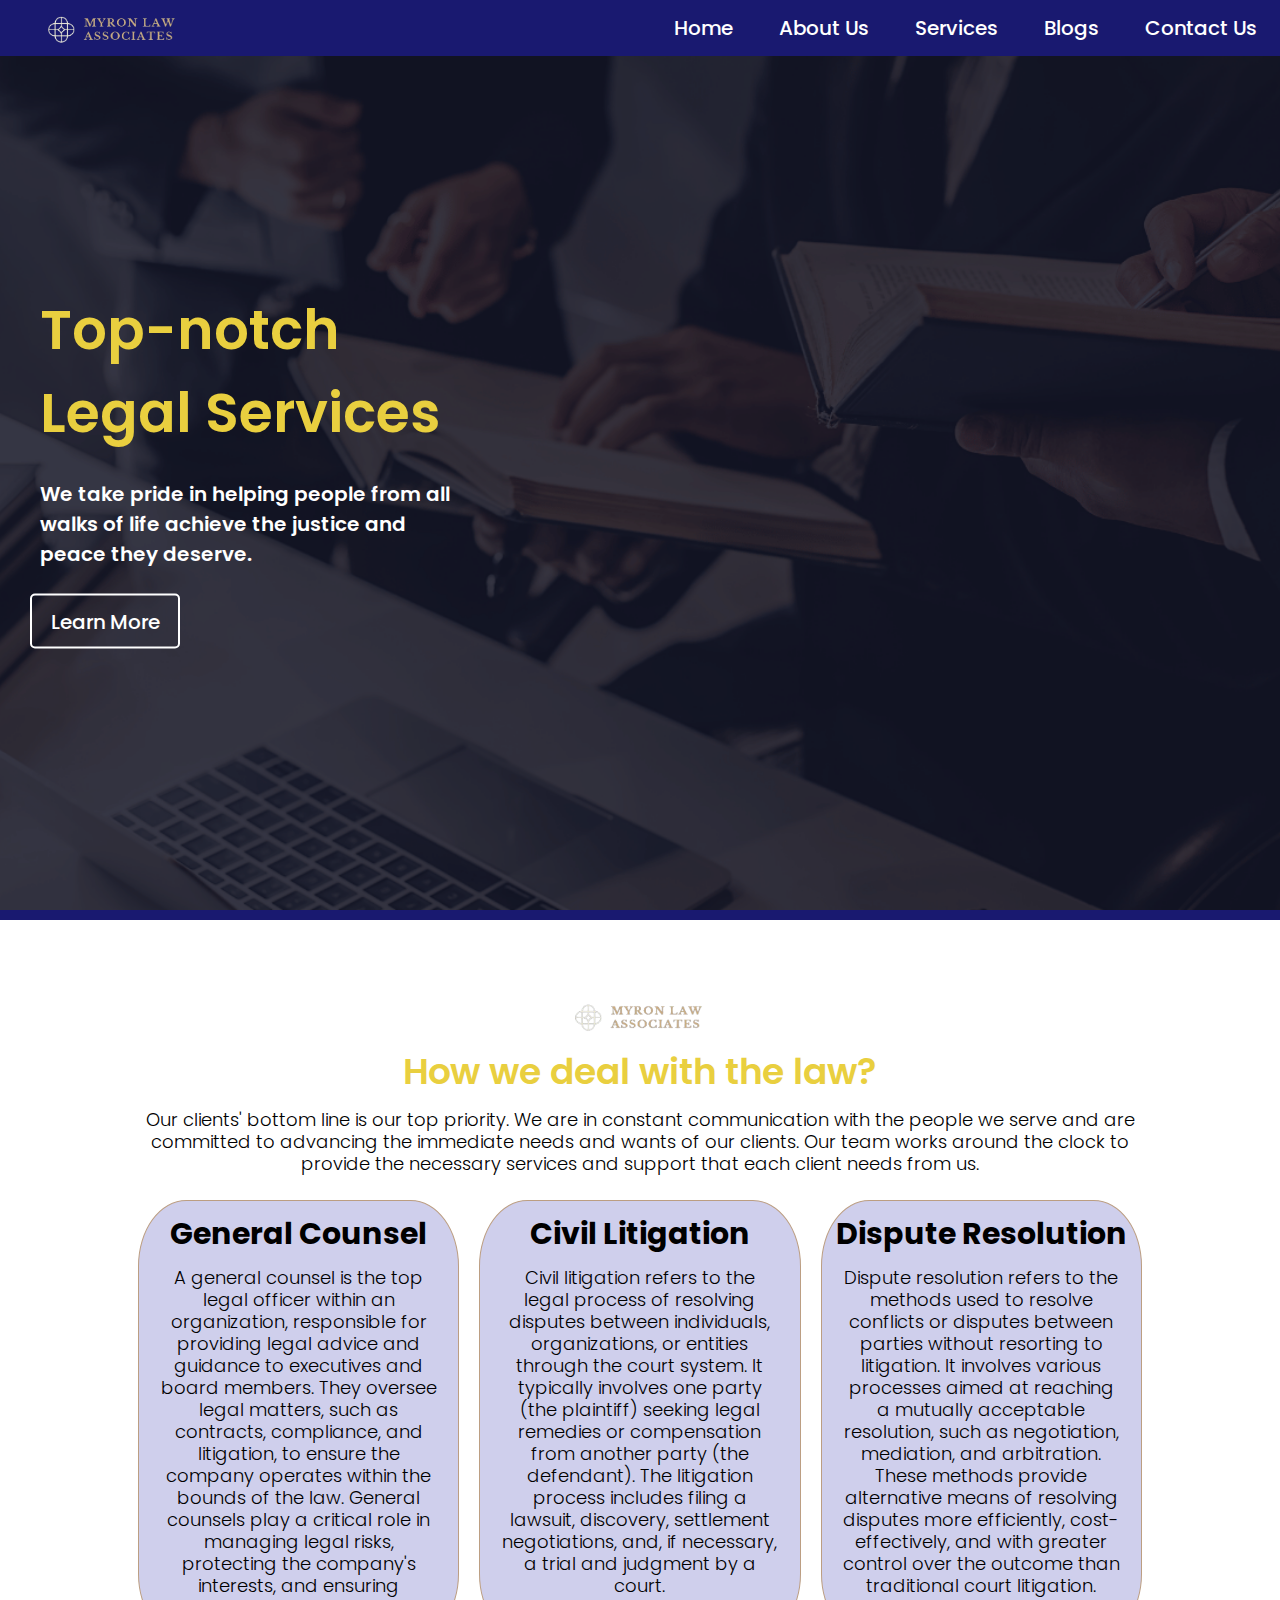
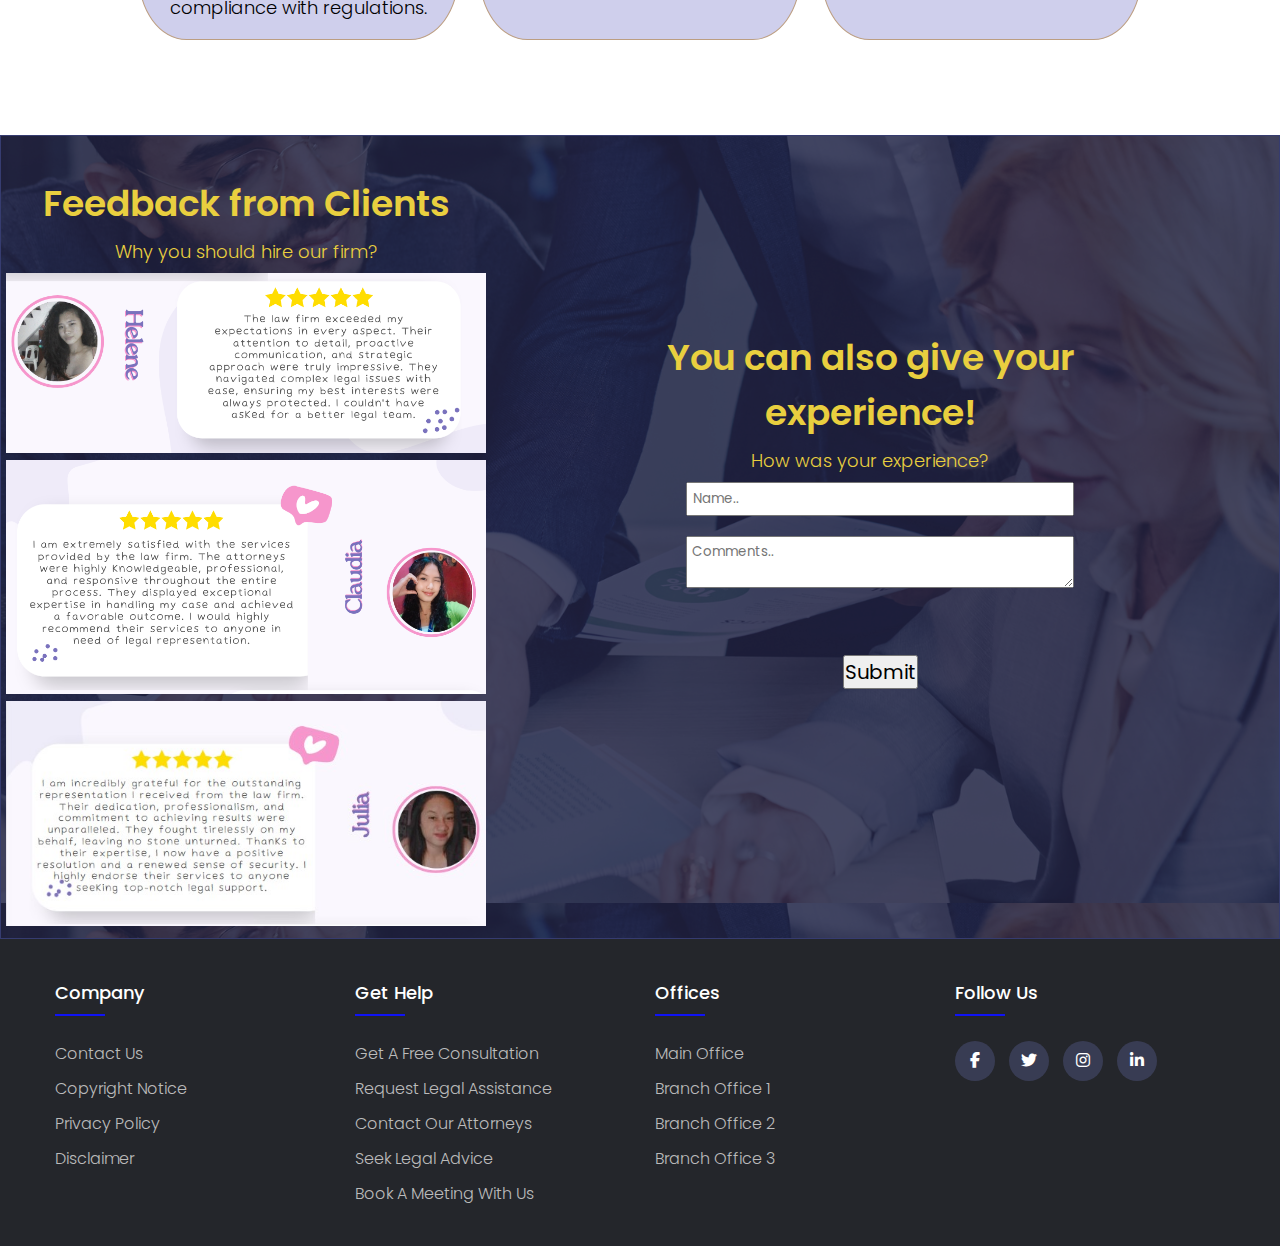
<file: FINAL PIT/FINAL PRESENTATION/index.html>
<!DOCTYPE html>
<html lang="en" dir="ltr">
  <head>
    <meta charset="UTF-8">
    <meta name="viewport" content="width=device-width, initial-scale=1.0">
    <title> Home Page </title>
    <link rel="stylesheet" href="style.css">
    <link rel="stylesheet" type="text/css" href="https://cdnjs.cloudflare.com/ajax/libs/font-awesome/6.4.0/css/all.min.css">
    <link rel="stylesheet" href="footer.css">
    
  </head>
  <body>
    <nav>
      <div class="menu">
        <div class="logo">
          <a href="index.html"><img src="logonew.png" style="width: 130px; margin-top: 5px;"></a>
        </div>
        <ul id="navlinks">
          <li><a href="index.html">Home</a></li>
          <li><a href="aboutus.html" >About Us</a></li>
          <li><a href="services.html" >Services</a></li>
          <li><a href="blog.html" >Blogs</a></li>
          <li><a href="contactus.html" >Contact Us</a></li>
        </ul>
        <div id="menubutton" class="hidden">
          <img src="menu.png" alt="">
        </div>
        <div class="mobilemenu">
          <ul>
            <li><a href="index.html">Home</a></li>
            <li><a href="aboutus.html" >About Us</a></li>
            <li><a href="services.html" >Services</a></li>
            <li><a href="blog.html" >Blogs</a></li>
            <li><a href="contactus.html" >Contact Us</a></li>
          </ul>
        </div>
      </div>
      <div class="img"></div>
      <div class="center">
        <div class="title">Top-notch <br> Legal Services</div> <br>
        <div class="sub_title">We take pride in helping people from all <br> walks of life achieve the justice and <br> peace they deserve.</div> <br>
        <a href="privacy.html" target="_blank" class="buttns">
        <button>Learn More</button>
      </a>
      </div>
    </nav>

    <section class="deal">
      <div class="logo"><img src="logonew.png" style="width: 130px;" justify content="center" ></div>
        <h1>How we deal with the law?</h1>
        <p>Our clients' bottom line is our top priority. We are in constant communication with the people we serve and are committed to advancing the immediate needs and wants of our clients. Our team works around the clock to provide the necessary services and support that each client needs from us.</p>

      <div class="columns">
        <div class="column">
          <h2>General Counsel</h2>
          <p>A general counsel is the top legal officer within an organization, responsible for providing legal advice and guidance to executives and board members. They oversee legal matters, such as contracts, compliance, and litigation, to ensure the company operates within the bounds of the law. General counsels play a critical role in managing legal risks, protecting the company's interests, and ensuring compliance with regulations.</p>
        </div>
        <div class="column">
          <h2>Civil Litigation</h2>
          <p>Civil litigation refers to the legal process of resolving disputes between individuals, organizations, or entities through the court system. It typically involves one party (the plaintiff) seeking legal remedies or compensation from another party (the defendant). The litigation process includes filing a lawsuit, discovery, settlement negotiations, and, if necessary, a trial and judgment by a court.</p>
        </div>
        <div class="column">
          <h2>Dispute Resolution</h2>
          <p>Dispute resolution refers to the methods used to resolve conflicts or disputes between parties without resorting to litigation. It involves various processes aimed at reaching a mutually acceptable resolution, such as negotiation, mediation, and arbitration. These methods provide alternative means of resolving disputes more efficiently, cost-effectively, and with greater control over the outcome than traditional court litigation.</p>
        </div>
      </div>
    </section>

    <section class="Feedback">
    <div class="main">


      <div class="last" style="border:1px solid rgb(54, 60, 112); width: 100%; padding:5px;">

        <div>

          <div class="text">
            <h1>Feedback from Clients</h1>
            <p>Why you should hire our firm?</p>
            <img src="feedbacks2.png"> <br>
            <img src="feedback1.png"> <br>
            <img src="feedback3.jpg"> <br>
          </div>
        </div>

        <div>
          
          <div class="text2">
            <h1 style="margin-left: 80px;">You can also give your experience!</h1>
            <p style="margin-left: 80px;">How was your experience?</p>

            <form class="form-container">
              <div>
                <input id="name" type="text" name="name" style="width:100%; padding:5px;" placeholder="Name.."/>
              </div>
              <div style="margin-top:20px;">
                <textarea id="comment" placeholder="Comments.." style="width:100%; padding:5px;"></textarea>
              </div>
              <div class="butfeed" style="margin-top:20px; padding: 40px; ">
                <button type="button" onclick="happyFriday()" style="font-size: 20px;">Submit</button>
              </div>
            </form>
    
          </div>
        </div>

    </section>
    
    <div class="footer">
      <div class="container">
          <div class="row">
              <div class="footer-col">
                  <h4>Company</h4>
                  <ul>
                      <li><a href="contactus.html">Contact us</a></li>
                      <li><a href="copyright.html" target="_blank">Copyright notice</a></li>
                      <li><a href="privacy.html" target="_blank">Privacy policy</a></li>
                      <li><a href="disclaime.html" target="_blank">Disclaimer</a></li>
                  </ul>
              </div>
              <div class="footer-col">
                  <h4>Get Help</h4>
                  <ul>
                      <li><a href="consultation.html" target="_blank">Get a Free Consultation</a></li>
                      <li><a href="request.html" target="_blank">Request Legal Assistance</a></li>
                      <li><a href="attorney.html" target="_blank">Contact our Attorneys</a></li>
                      <li><a href="legal.html" target="_blank">Seek Legal Advice</a></li>
                      <li><a href="book.html" target="_blank">Book a meeting with us</a></li>
                  </ul>
              </div>
              <div class="footer-col">
                <h4>Offices</h4>
                <ul>
                    <li><a href="mainbranch.html">Main Office</a></li>
                    <li><a href="branch1.html">Branch Office 1</a></li>
                    <li><a href="branch1.html">Branch Office 2</a></li>
                    <li><a href="branch1.html">Branch Office 3</a></li>
                </ul>
              </div>
              <div class="footer-col">
                <h4>follow us</h4>
                <div class="social-links">
                    <a href="https://web.facebook.com/?_rdc=1&_rdr" target="_blank"><i class="fab fa-facebook-f"></i></a>
                    <a href="https://twitter.com/" target="_blank"><i class="fab fa-twitter"></i></a>
                    <a href="https://www.instagram.com/" target="_blank"><i class="fab fa-instagram"></i></a>
                    <a href="https://www.linkedin.com/login" target="_blank"><i class="fab fa-linkedin-in"></i></a>
                </div>
              </div>
          </div>
        </div>
    </div>
    



    <script>

      function happyFriday() {   
        alert("Thank you for your feedback meenn...")
 
        window.location.reload()
      }

    </script>
    <script src="navbar.js"></script>


  </body>

</html>
</file>
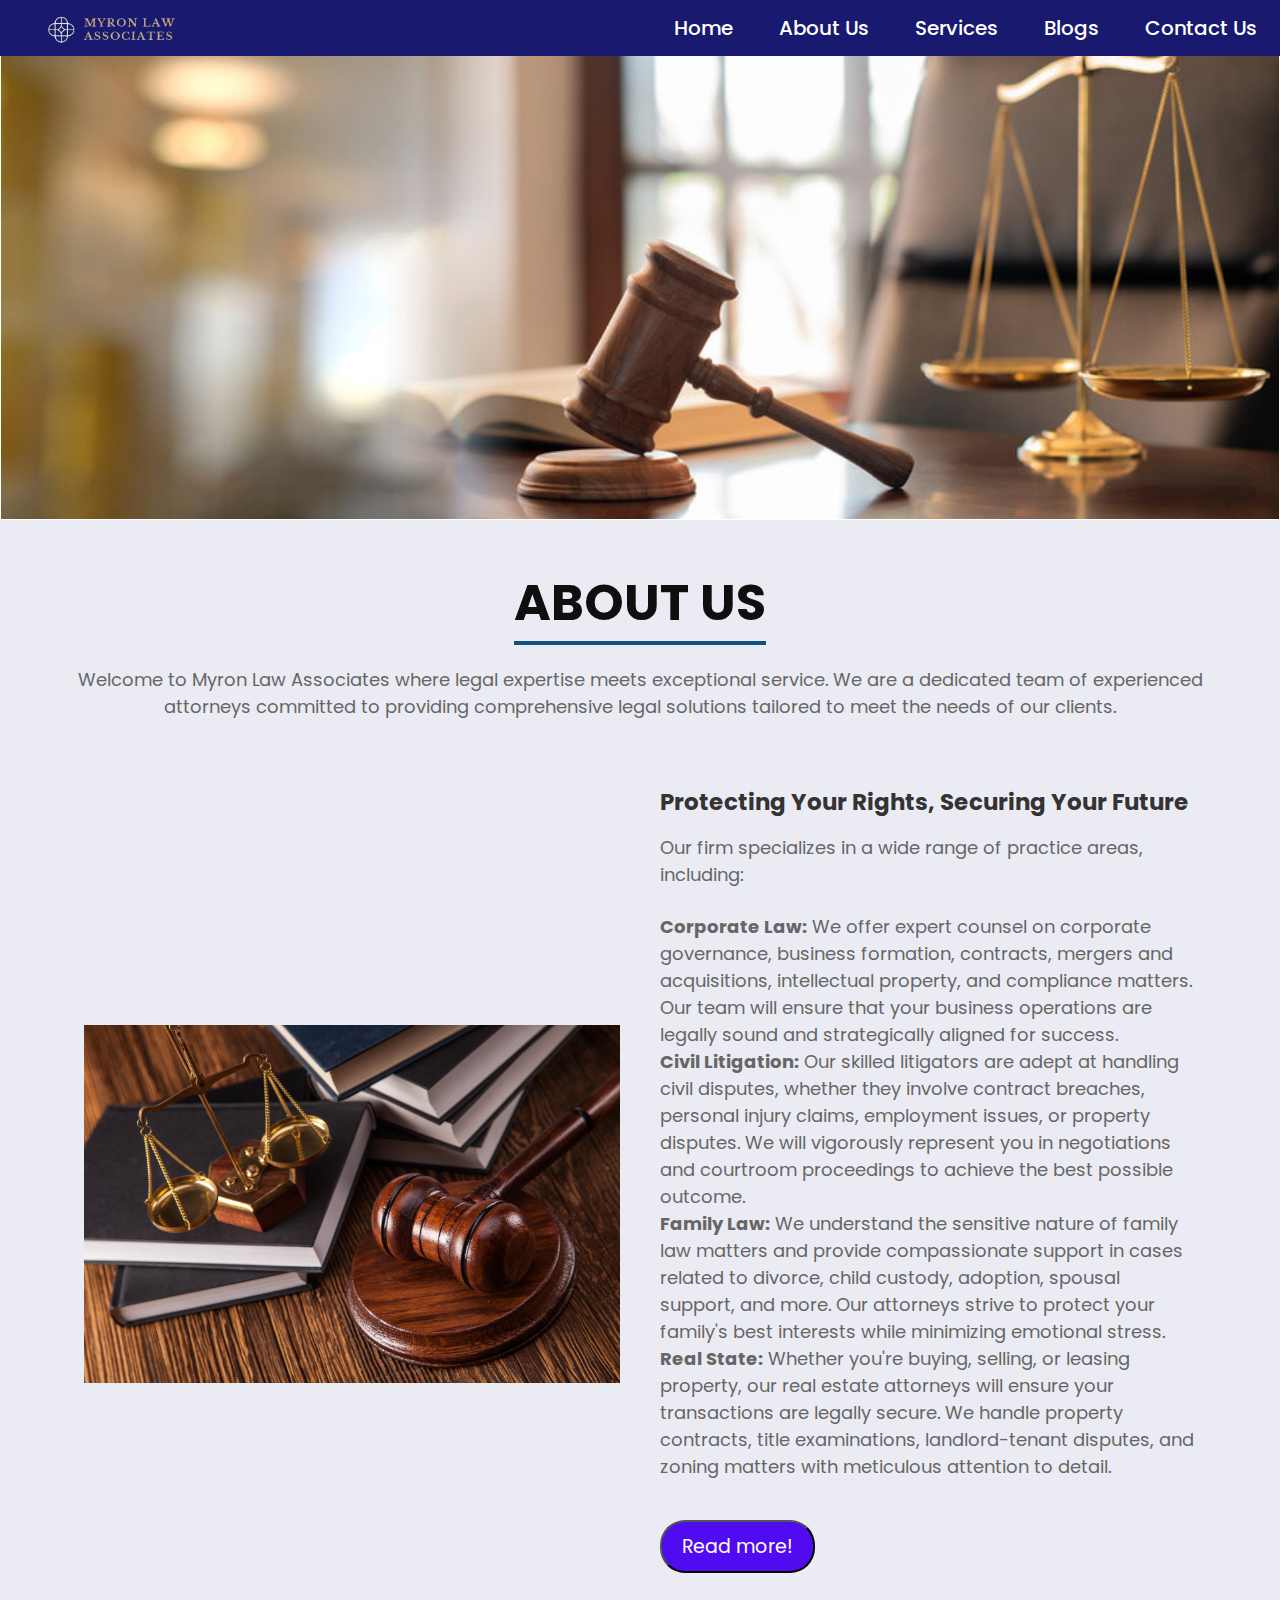
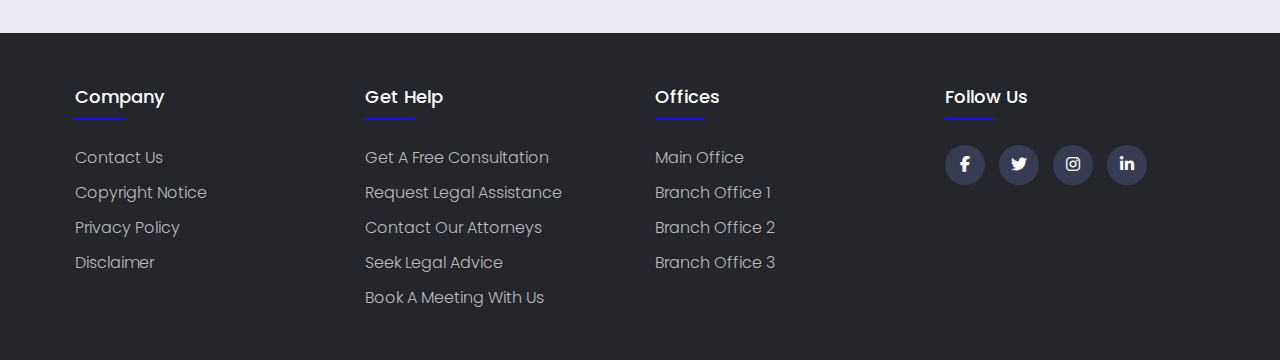
<file: FINAL PIT/FINAL PRESENTATION/aboutus.html>
<!DOCTYPE html>
<html lang="en">
  <head>
    <meta charset="UTF-8" />
    <meta http-equiv="X-UA-Compatible" content="IE=edge" />
    <meta name="viewport" content="width=device-width, initial-scale=1.0" />
    <title>About Us</title>
    <link rel="stylesheet" href="aboutus.css" />
    <link rel="stylesheet" href="footer.css" />
    <link
      rel="stylesheet"
      type="text/css"
      href="https://cdnjs.cloudflare.com/ajax/libs/font-awesome/6.4.0/css/all.min.css"
    />
  </head>
  <body>
    <nav>
      <div class="menu">
        <div class="logo">
          <a href="index.html"
            ><img src="logonew.png" style="width: 130px; margin-top: 5px"
          /></a>
        </div>
        <ul id="navlinks">
          <li><a href="index.html">Home</a></li>
          <li><a href="aboutus.html">About Us</a></li>
          <li><a href="services.html">Services</a></li>
          <li><a href="blog.html">Blogs</a></li>
          <li><a href="contactus.html">Contact Us</a></li>
        </ul>
        <div id="menubutton" class="hidden">
          <img src="menu.png" alt="" />
        </div>
        <div class="mobilemenu">
          <ul>
            <li><a href="index.html">Home</a></li>
            <li><a href="aboutus.html">About Us</a></li>
            <li><a href="services.html">Services</a></li>
            <li><a href="blog.html">Blogs</a></li>
            <li><a href="contactus.html">Contact Us</a></li>
          </ul>
        </div>
      </div>
    </nav>
    <div class="header-image">
      <div class="text-box" style="text-align: left">
        <!-- <h1>OUR SERVICES</h1>
             <h5>Your trusted resource for the latest ideas on running a more efficient, profitable law firm.</h5> -->
      </div>
      <p style="text-align: center"></p>
    </div>
    <div class="heading">
      <h1>ABOUT US</h1>
      <p>
        Welcome to Myron Law Associates where legal expertise meets exceptional
        service. We are a dedicated team of experienced attorneys committed to
        providing comprehensive legal solutions tailored to meet the needs of
        our clients.
      </p>
    </div>
    <div class="container">
      <section class="about">
        <div class="about-image">
          <img src="law-firm.jpg" />
        </div>
        <div class="about-content">
          <h2>Protecting Your Rights, Securing Your Future</h2>
          <p>
            Our firm specializes in a wide range of practice areas, including:
          </p>
          <br />
          <p>
            <strong>Corporate Law:</strong> We offer expert counsel on corporate
            governance, business formation, contracts, mergers and acquisitions,
            intellectual property, and compliance matters. Our team will ensure
            that your business operations are legally sound and strategically
            aligned for success.
          </p>
          <p>
            <strong>Civil Litigation:</strong> Our skilled litigators are adept
            at handling civil disputes, whether they involve contract breaches,
            personal injury claims, employment issues, or property disputes. We
            will vigorously represent you in negotiations and courtroom
            proceedings to achieve the best possible outcome.
          </p>
          <p>
            <strong>Family Law:</strong> We understand the sensitive nature of
            family law matters and provide compassionate support in cases
            related to divorce, child custody, adoption, spousal support, and
            more. Our attorneys strive to protect your family's best interests
            while minimizing emotional stress.
          </p>
          <p>
            <strong>Real State:</strong> Whether you're buying, selling, or
            leasing property, our real estate attorneys will ensure your
            transactions are legally secure. We handle property contracts, title
            examinations, landlord-tenant disputes, and zoning matters with
            meticulous attention to detail.
          </p>
          <br />
          <div class="about-content-more | hidden">
            <p>
              <strong>Estate Planning:</strong> Planning for the future is
              crucial, and our estate planning lawyers are here to guide you
              through the process. We assist with wills, trusts, powers of
              attorney, and other essential documents to protect your assets and
              ensure your wishes are carried out according to your desires. With
              our expertise, you can have peace of mind knowing that your loved
              ones will be taken care of.
            </p>
            <p>
              <strong>Intellectual Property:</strong> In today's knowledge-based
              economy, safeguarding your intellectual property is vital. Our
              experienced attorneys specialize in trademarks, copyrights,
              patents, and trade secrets. We provide comprehensive strategies to
              protect your creative works, innovations, and brand identity,
              helping you maintain a competitive edge in the market.
            </p>
            <p>
              <strong>Employment Law:</strong> As an employee or an employer,
              understanding your rights and obligations is essential to maintain
              a harmonious work environment. Our employment law attorneys offer
              advice and representation in matters such as discrimination,
              wrongful termination, wage disputes, and employment contracts. We
              strive to ensure fair treatment and protect your interests.
            </p>
            <p>
              <strong>Immigration Law:</strong> Navigating the complex
              immigration system can be challenging, but our immigration lawyers
              are here to help. Whether you're seeking a work visa, permanent
              residency, or citizenship, we provide knowledgeable guidance and
              assistance throughout the process. We understand the importance of
              your immigration goals and work diligently to achieve them.
            </p>
            <p>
              <strong>Personal Injury:</strong> If you have been injured due to
              someone else's negligence, our personal injury lawyers are ready
              to fight for your rights. We handle a wide range of cases,
              including car accidents, slip and falls, medical malpractice, and
              product liability. Our dedicated team will advocate for the
              compensation you deserve, covering medical expenses, lost wages,
              and pain and suffering.
            </p>
            <p>
              At our firm, we prioritize your needs and tailor our services to
              provide effective solutions for your legal concerns. With a team
              of experienced attorneys in diverse practice areas, we have the
              knowledge and expertise to handle even the most complex cases. Our
              commitment to exceptional client service ensures that you receive
              the attention and support you deserve throughout the legal
              process.
            </p>
          </div>
          <button class="read-more">Read more!</button>
        </div>
      </section>
    </div>
    <div class="footer">
      <div class="container">
        <div class="row">
          <div class="footer-col">
            <h4>Company</h4>
            <ul>
              <li><a href="contactus.html">Contact us</a></li>
              <li><a href="copyright.html">Copyright notice</a></li>
              <li><a href="privacy.html">Privacy policy</a></li>
              <li><a href="disclaime.html">Disclaimer</a></li>
            </ul>
          </div>
          <div class="footer-col">
            <h4>Get Help</h4>
            <ul>
              <li><a href="consultation.html">Get a Free Consultation</a></li>
              <li><a href="request.html">Request Legal Assistance</a></li>
              <li><a href="attorney.html">Contact our Attorneys</a></li>
              <li><a href="legal.html">Seek Legal Advice</a></li>
              <li><a href="book.html">Book a meeting with us</a></li>
            </ul>
          </div>
          <div class="footer-col">
            <h4>Offices</h4>
            <ul>
              <li><a href="mainbranch.html">Main Office</a></li>
              <li><a href="branch1.html">Branch Office 1</a></li>
              <li><a href="branch1.html">Branch Office 2</a></li>
              <li><a href="branch1.html">Branch Office 3</a></li>
            </ul>
          </div>
          <div class="footer-col">
            <h4>follow us</h4>
            <div class="social-links">
              <a href="https://web.facebook.com/?_rdc=1&_rdr" target="_blank"><i class="fab fa-facebook-f"></i></a>
              <a href="https://twitter.com/" target="_blank"><i class="fab fa-twitter"></i></a>
              <a href="https://www.instagram.com/" target="_blank"><i class="fab fa-instagram"></i></a>
              <a href="https://www.linkedin.com/login" target="_blank"><i class="fab fa-linkedin-in"></i></a>
            </div>
          </div>
        </div>
      </div>
    </div>

    <script src="navbar.js"></script>
    <script src="readmore.js"></script>
  </body>
</html>
</file>
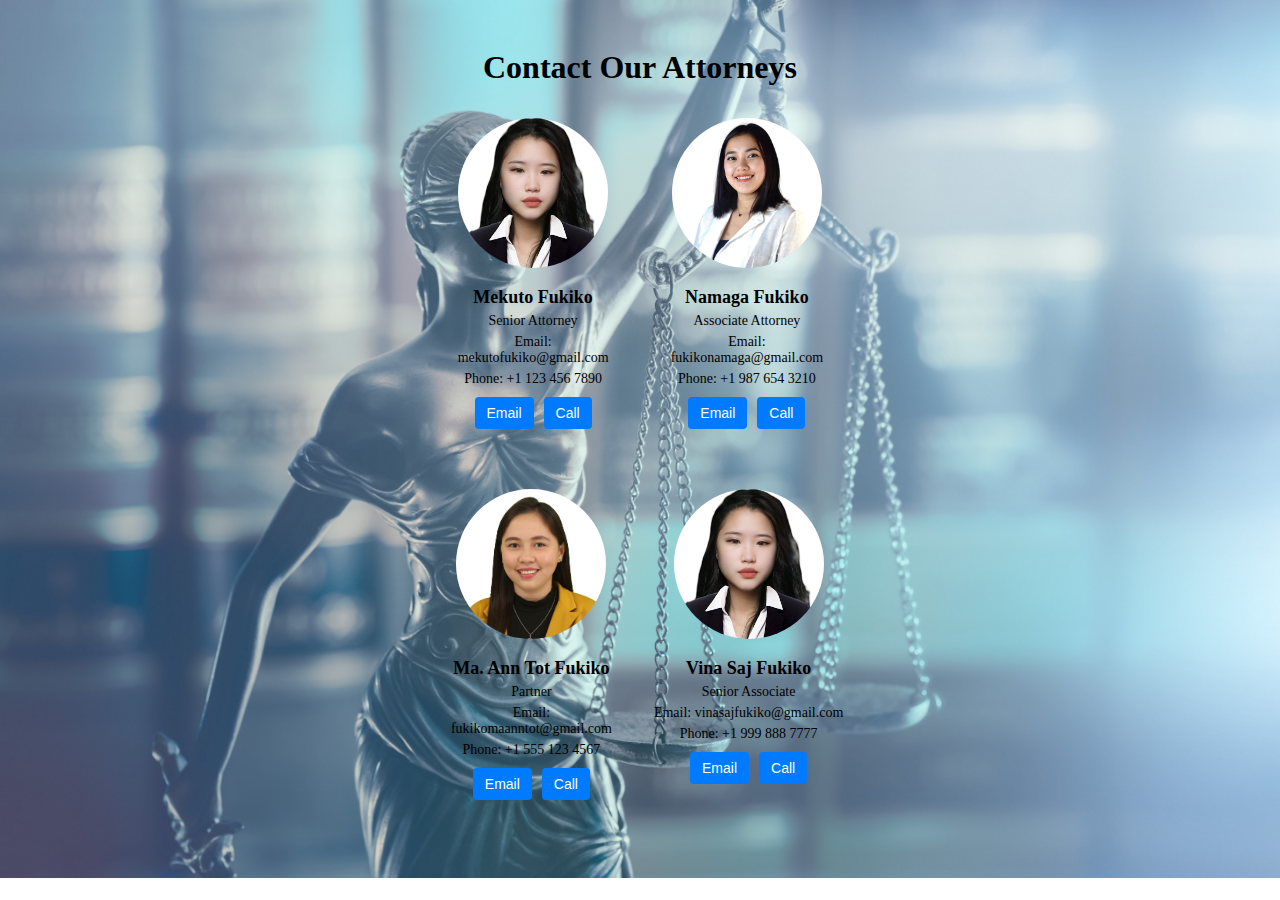
<file: FINAL PIT/FINAL PRESENTATION/attorney.html>
<!DOCTYPE html>
<html>
<head>
  <title>Law Firm Website</title>
  <link rel="stylesheet" href="attorney.css">
</head>
<body>
  <div id="content">
    <h1>Contact Our Attorneys</h1>

    <div class="attorney-row">
      <div class="attorney">
        <img src="attorney1.png" alt="Attorney 1">
        <div class="attorney-details">
          <h2>Mekuto Fukiko</h2>
          <p>Senior Attorney</p>
          <p>Email: mekutofukiko@gmail.com</p>
          <p>Phone: +1 123 456 7890</p>
          <div class="buttons">
            <button onclick="sendEmail('john@example.com')">Email</button>
            <button onclick="callPhone('+11234567890')">Call</button>
          </div>
        </div>
      </div>

      <div class="attorney">
        <img src="attorney2.jpg" alt="Attorney 2">
        <div class="attorney-details">
          <h2>Namaga Fukiko</h2>
          <p>Associate Attorney</p>
          <p>Email: fukikonamaga@gmail.com</p>
          <p>Phone: +1 987 654 3210</p>
          <div class="buttons">
            <button onclick="sendEmail('jane@example.com')">Email</button>
            <button onclick="callPhone('+19876543210')">Call</button>
          </div>
        </div>
      </div>
    </div>

    <div class="attorney-row">
      <div class="attorney">
        <img src="attorney3.jpg" alt="Attorney 3">
        <div class="attorney-details">
          <h2>Ma. Ann Tot Fukiko</h2>
          <p>Partner</p>
          <p>Email: fukikomaanntot@gmail.com</p>
          <p>Phone: +1 555 123 4567</p>
          <div class="buttons">
            <button onclick="sendEmail('david@example.com')">Email</button>
            <button onclick="callPhone('+15551234567')">Call</button>
          </div>
        </div>
      </div>

      <div class="attorney">
        <img src="attorney1.png" alt="Attorney 4">
        <div class="attorney-details">
          <h2>Vina Saj Fukiko</h2>
          <p>Senior Associate</p>
          <p>Email: vinasajfukiko@gmail.com</p>
          <p>Phone: +1 999 888 7777</p>
          <div class="buttons">
            <button onclick="sendEmail('sarah@example.com')">Email</button>
            <button onclick="callPhone('+19998887777')">Call</button>
          </div>
        </div>
      </div>
    </div>
  </div>

  <script src="attorney.js"></script>
</body>
</html>
</file>
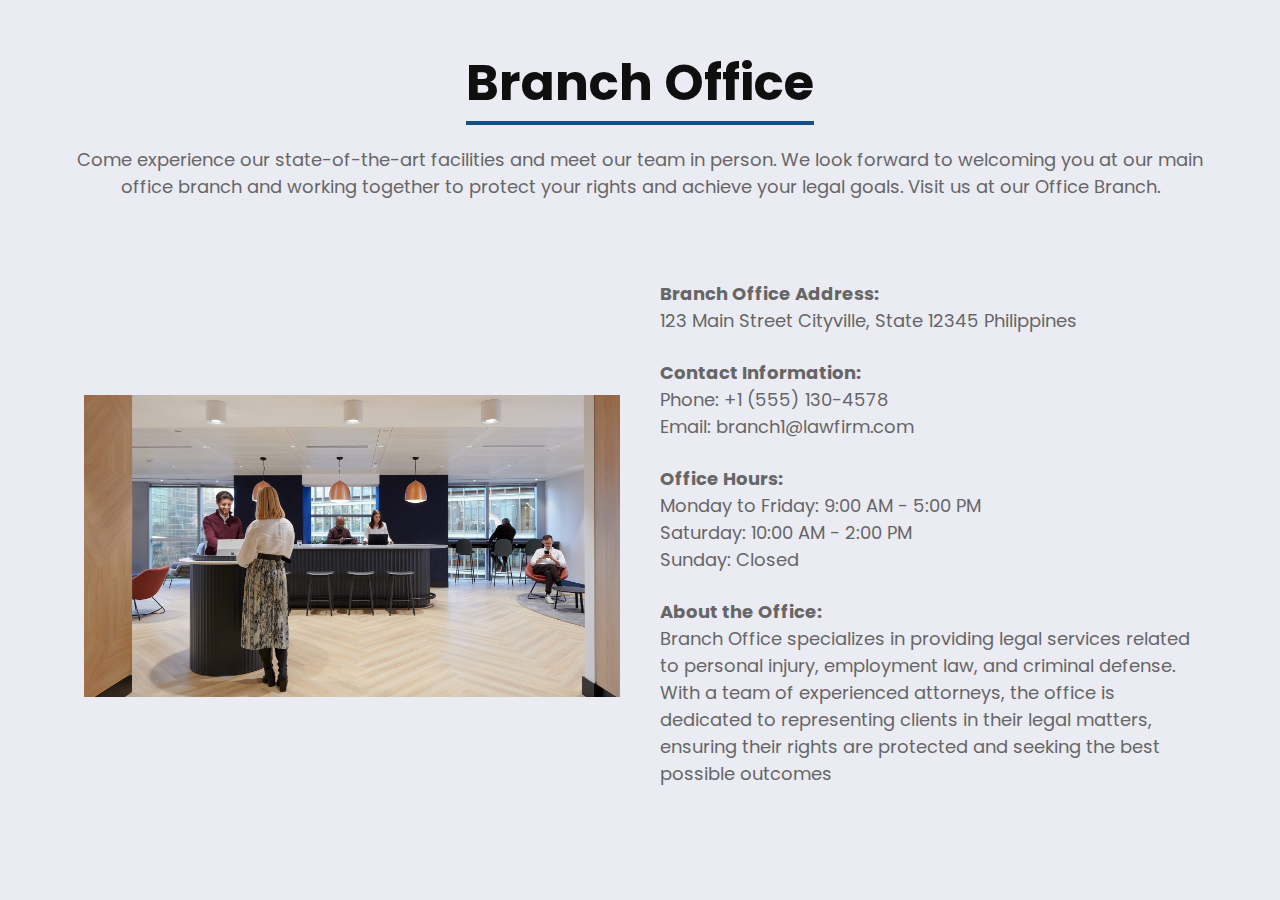
<file: FINAL PIT/FINAL PRESENTATION/branch1.html>
<!DOCTYPE html>
<html lang="en">
  <head>
    <meta charset="UTF-8" />
    <meta http-equiv="X-UA-Compatible" content="IE=edge" />
    <meta name="viewport" content="width=device-width, initial-scale=1.0" />
    <title>Branch Office</title>
    <link rel="stylesheet" href="mainbranch.css" />
    <link rel="stylesheet" type="text/css" href="https://cdnjs.cloudflare.com/ajax/libs/font-awesome/6.4.0/css/all.min.css"/>
  </head>
  <body>
    <div class="heading">
      <h1>Branch Office</h1>
      <p>
        Come experience our state-of-the-art facilities and meet our team in person. We look forward to welcoming you at our main office branch and working together to protect your rights and achieve your legal goals.
        Visit us at our Office Branch.
      </p>
    </div>
    <div class="container">
      <section class="about">
        <div class="about-image">
          <img src="branch1.jpg" />
        </div>
        <div class="about-content">
            <p>
          <strong>Branch Office Address:</strong>
          <p>123 Main Street Cityville, State 12345 Philippines</p>
          <br>
            </p>
          <p>
            <strong>Contact Information:</strong> 
            <br>Phone: +1 (555) 130-4578
            <br> Email: branch1@lawfirm.com
          </p>
          <br>
          <p>
            <strong>Office Hours:</strong> 
            <br> Monday to Friday: 9:00 AM - 5:00 PM
            <br> Saturday: 10:00 AM - 2:00 PM
            <br>Sunday: Closed
          </p>
          <br>
          <p>
            <strong>About the Office:</strong> 
            <br> Branch Office specializes in providing legal services related to personal injury, employment law, 
            and criminal defense. With a team of experienced attorneys, the office is dedicated to representing clients in 
            their legal matters, 
            ensuring their rights are protected and seeking the best possible outcomes
          </p>
          <br/>
          </div>
        </div>
      </section>
    </div>
    </div>
  </body>
</html>
</file>
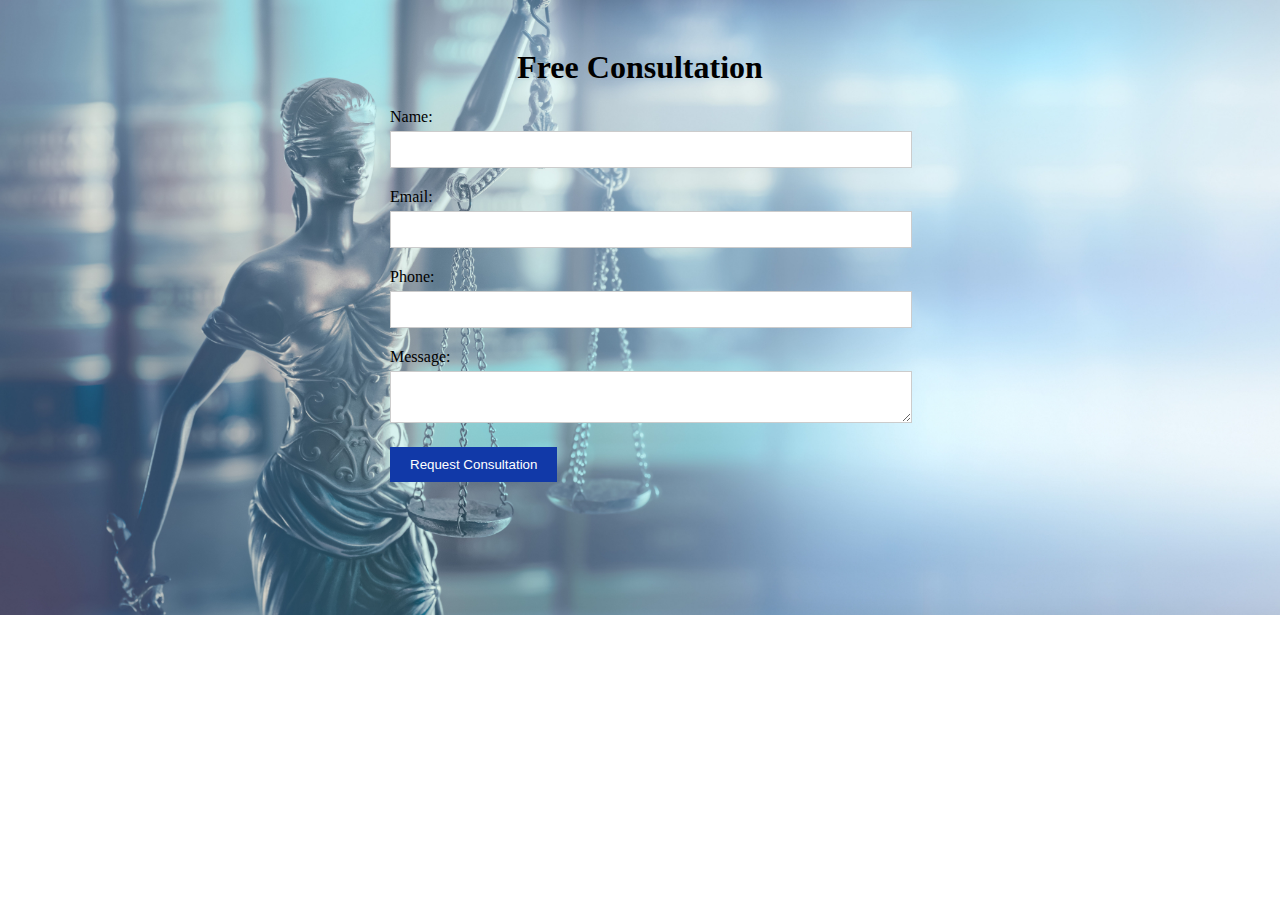
<file: FINAL PIT/FINAL PRESENTATION/consultation.html>
<!DOCTYPE html>
<html>
<head>
  <title>Free Consultation</title>
  <link rel="stylesheet" href="consultation.css">
</head>
<body>
  <div id="content">
    <h1>Free Consultation</h1>
    <form id="consultation-form">
      <div class="form-group">
        <label for="name">Name:</label>
        <input type="text" id="name" name="name" required>
      </div>
      <div class="form-group">
        <label for="email">Email:</label>
        <input type="email" id="email" name="email" required>
      </div>
      <div class="form-group">
        <label for="phone">Phone:</label>
        <input type="tel" id="phone" name="phone" required>
      </div>
      <div class="form-group">
        <label for="message">Message:</label>
        <textarea id="message" name="message" required></textarea>
      </div>
      <button type="submit">Request Consultation</button>
    </form>
  </div>

  <script src="consultation.js"></script>
</body>
</html>
</file>
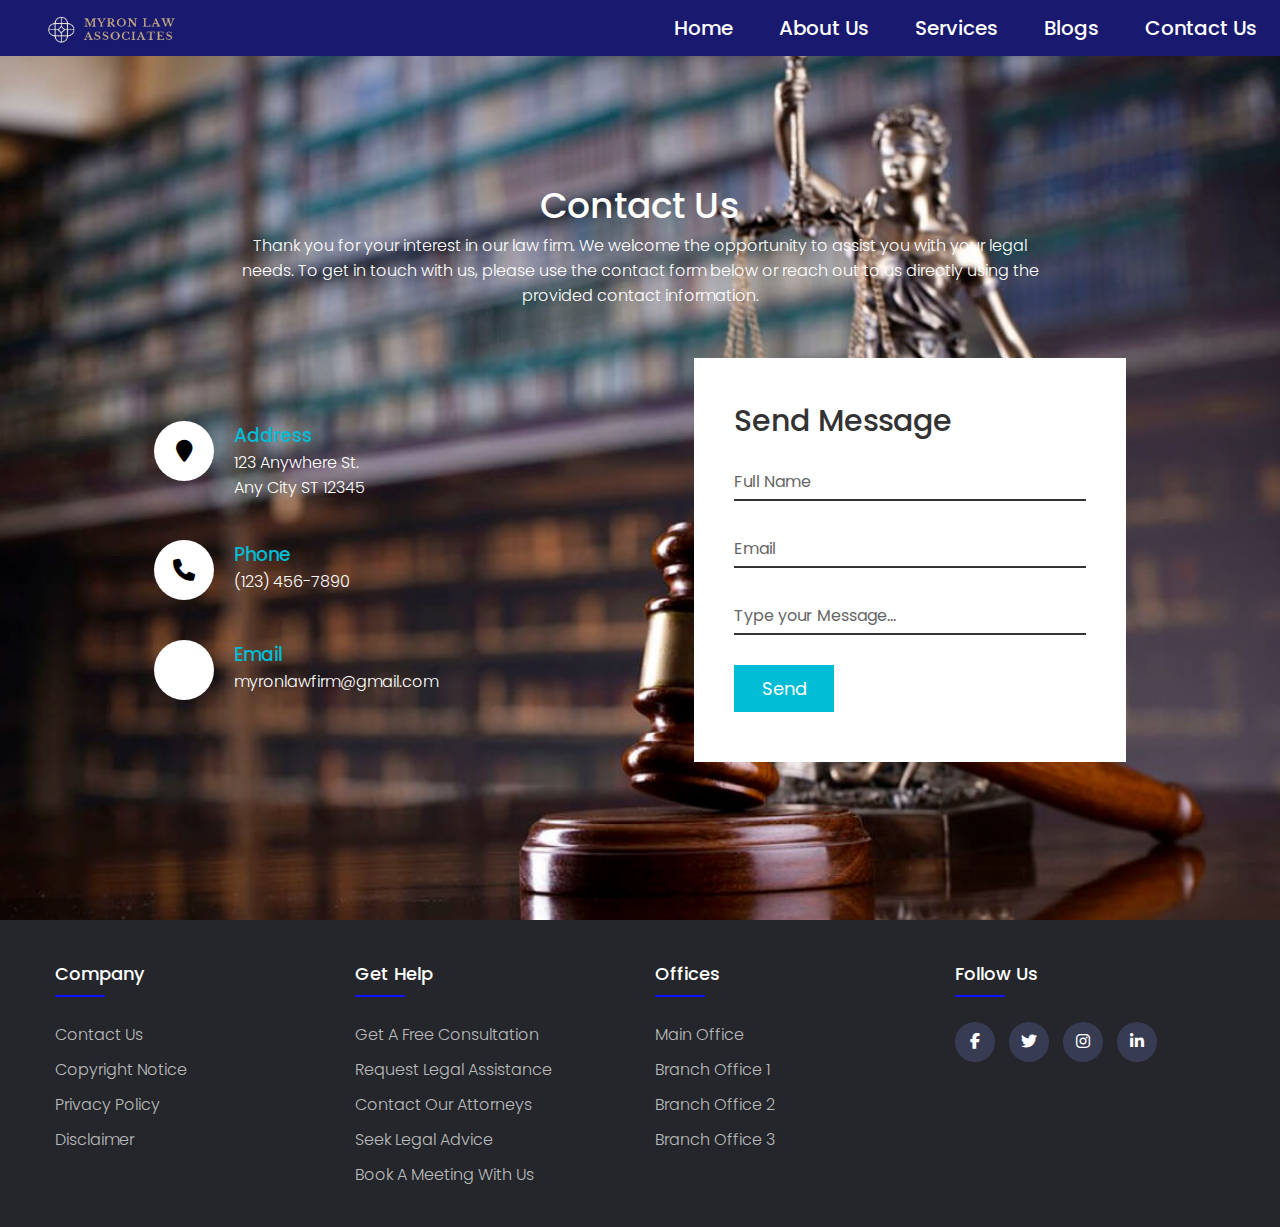
<file: FINAL PIT/FINAL PRESENTATION/contactus.html>
<!DOCTYPE html>
<html lang="en">
<head>
    <meta charset="UTF-8">
    <meta http-equiv="X-UA-Compatible" content="IE=edge">
    <meta name="viewport" content="width=device-width, initial-scale=1.0">
    <title>Contact Us</title>
    <link rel="stylesheet" href="https://stackpath.bootstrapcdn.com/font-awesome/4.7.0/css/font-awesome.min.css">
    <link rel="stylesheet" type="text/css" href="contactus.css">
    <link rel="stylesheet" href="footer.css">
    <link rel="stylesheet" type="text/css" href="https://cdnjs.cloudflare.com/ajax/libs/font-awesome/6.4.0/css/all.min.css">

</head>
<body style="position: relative;">
    <div class="confirmcontact | hidden" style="position: fixed;">
        <button id="closeButton" onclick="closeForm()">close</button>
        <div>
            <h1>Full Name: <span id="namefield" class="fieldinput"></span></h1>
            <h1>Email: <span id="emailfield" class="fieldinput"></span></h1>
            <h1>Message: <span id="messagefield" class="fieldinput"></span></h1>
        </div>
        <div class="containerConfirm">
            <button id="handleConfirm">OKAY</button>
        </div>
    </div>
    <nav>
        <div class="menu">
          <div class="logo">
            <a href="index.html"
              ><img src="logonew.png" style="width: 130px; margin-top: 5px"
            /></a>
          </div>
          <ul id="navlinks">
            <li><a href="index.html">Home</a></li>
            <li><a href="aboutus.html">About Us</a></li>
            <li><a href="services.html">Services</a></li>
            <li><a href="blog.html">Blogs</a></li>
            <li><a href="contactus.html">Contact Us</a></li>
          </ul>
          <div id="menubutton" class="hidden">
            <img src="menu.png" alt="" />
          </div>
          <div class="mobilemenu">
            <ul>
              <li><a href="index.html">Home</a></li>
              <li><a href="aboutus.html">About Us</a></li>
              <li><a href="services.html">Services</a></li>
              <li><a href="blog.html">Blogs</a></li>
              <li><a href="contactus.html">Contact Us</a></li>
            </ul>
          </div>
        </div>
      </nav>
    <section class="contact">
        <div class="content">
            <h2>Contact Us</h2>
            <p>Thank you for your interest in our law firm. We welcome the opportunity to assist you with your legal needs. To get in touch with us, please use the contact form below or reach out to us directly using the provided contact information.</p>
        </div>
        <div class="container">
            <div class="contactInfo">
                <div class="box">
                <div class="icon"><i class="fa fa-map-marker" aria-hidden="true"></i></div>
                <div class="text">
                    <h3>Address</h3>
                    <p>123 Anywhere St. <br/> Any City ST 12345 </p>
                </div>
            </div>
            <div class="box">
                <div class="icon"><i class="fa fa-phone" aria-hidden="true"></i></div>
                <div class="text">
                        <h3>Phone</h3>
                        <p>(123) 456-7890</p>
                    </div> 
                </div> 
                <div class="box">
                    <div class="icon"><i class="fa fa-envelope-o" aria-hidden="true"></i></div>
                    <div class="text">
                        <h3>Email</h3>
                        <p>myronlawfirm@gmail.com</p>
                    </div>
                </div>
            </div>
            <div class="contactForm">
                <form id="myForm">
                    <h2>Send Message</h2>
                    <div class="inputBox">
                        <input type="text" name="name"required="required">
                        <span>Full Name</span>
                    </div>
                    <div class="inputBox">
                        <input type="email" name="email" required="required">
                        <span>Email</span>
                    </div>
                    <div class="inputBox">
                        <input type="text" required="required" name="message"></input>
                        <span>Type your Message...</span>
                    </div>
                    <div class="inputBox">
                        <input type="submit" name="" value="Send">
                    </div>
                </form>
            </div>
        </div>
        </section>
        <div class="footer">
            <div class="container">
                <div class="row">
                    <div class="footer-col">
                        <h4>Company</h4>
                        <ul>
                            <li><a href="contactus.html">Contact us</a></li>
                            <li><a href="copyright.html">Copyright notice</a></li>
                            <li><a href="privacy.html">privacy policy</a></li>
                            <li><a href="disclaime.html">Disclaimer</a></li>
                        </ul>
                    </div>
                    <div class="footer-col">
                        <h4>Get Help</h4>
                        <ul>
                            <li><a href="consultation.html">Get a Free Consultation</a></li>
                            <li><a href="request.html">Request Legal Assistance</a></li>
                            <li><a href="attorney.html">Contact our Attorneys</a></li>
                            <li><a href="legal.html">Seek Legal Advice</a></li>
                            <li><a href="book.html">Book a meeting with us</a></li>
                        </ul>
                    </div>
                    <div class="footer-col">
                      <h4>Offices</h4>
                      <ul>
                        <li><a href="mainbranch.html">Main Office</a></li>
                        <li><a href="branch1.html">Branch Office 1</a></li>
                        <li><a href="branch1.html">Branch Office 2</a></li>
                        <li><a href="branch1.html">Branch Office 3</a></li>
                      </ul>
                  </div>
                  <div class="footer-col">
                      <h4>follow us</h4>
                      <div class="social-links">
                        <a href="https://web.facebook.com/?_rdc=1&_rdr" target="_blank"><i class="fab fa-facebook-f"></i></a>
                        <a href="https://twitter.com/" target="_blank"><i class="fab fa-twitter"></i></a>
                        <a href="https://www.instagram.com/" target="_blank"><i class="fab fa-instagram"></i></a>
                        <a href="https://www.linkedin.com/login" target="_blank"><i class="fab fa-linkedin-in"></i></a>   
                      </div>
                  </div>
              </div>
          </div>
      </div>

      <script src="navbar.js"></script>
      <script src="contact.js"></script>
</body>
</html>
</file>
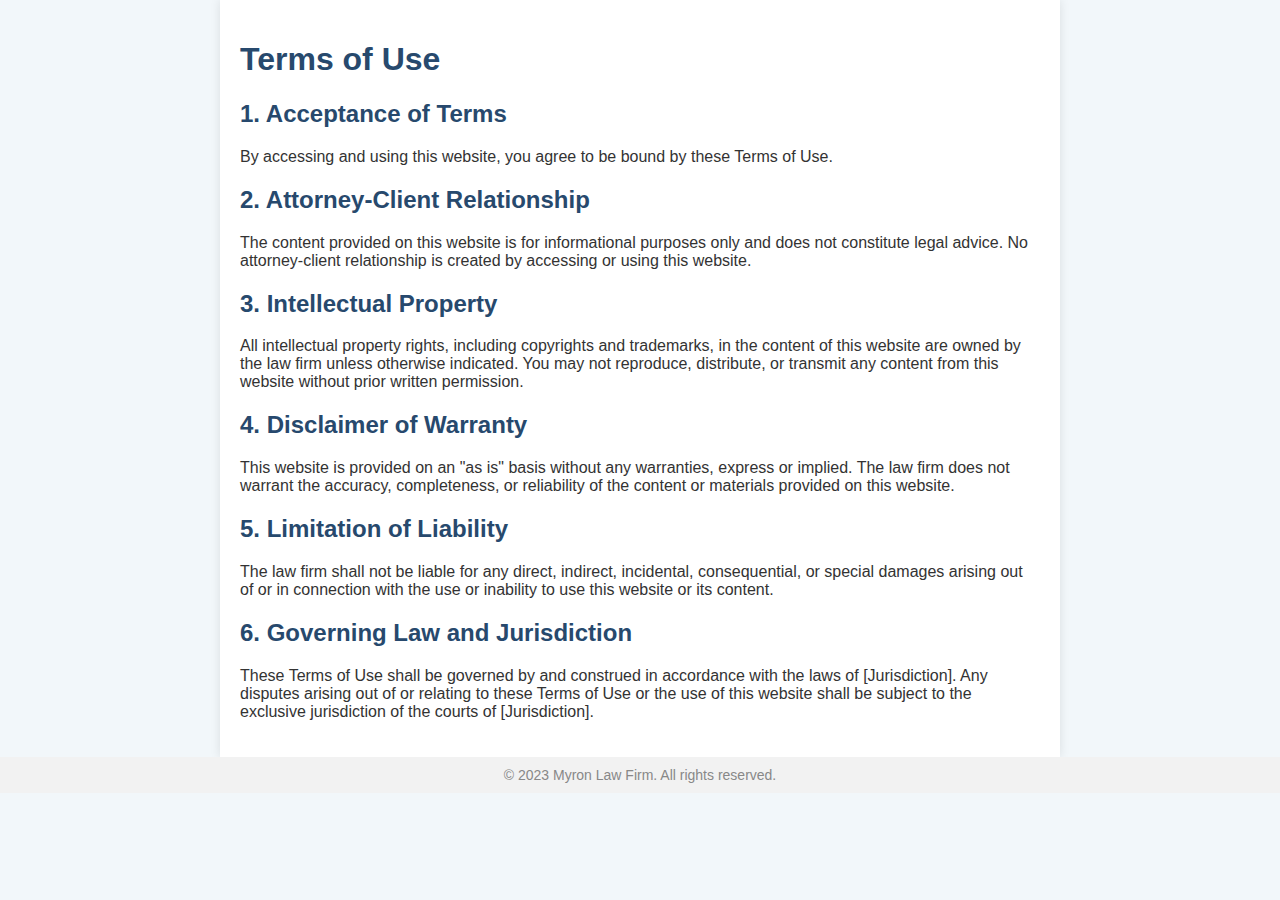
<file: FINAL PIT/FINAL PRESENTATION/copyright.html>
<!DOCTYPE html>
<html>
<head>
  <title>Terms of Use</title>
  <link rel="stylesheet" href="copyright.css">
</head>
<body>
  <div id="content">
    <h1>Terms of Use</h1>

    <h2>1. Acceptance of Terms</h2>
    <p>By accessing and using this website, you agree to be bound by these Terms of Use.</p>

    <h2>2. Attorney-Client Relationship</h2>
    <p>The content provided on this website is for informational purposes only and does not constitute legal advice. No attorney-client relationship is created by accessing or using this website.</p>

    <h2>3. Intellectual Property</h2>
    <p>All intellectual property rights, including copyrights and trademarks, in the content of this website are owned by the law firm unless otherwise indicated. You may not reproduce, distribute, or transmit any content from this website without prior written permission.</p>

    <h2>4. Disclaimer of Warranty</h2>
    <p>This website is provided on an "as is" basis without any warranties, express or implied. The law firm does not warrant the accuracy, completeness, or reliability of the content or materials provided on this website.</p>

    <h2>5. Limitation of Liability</h2>
    <p>The law firm shall not be liable for any direct, indirect, incidental, consequential, or special damages arising out of or in connection with the use or inability to use this website or its content.</p>

    <h2>6. Governing Law and Jurisdiction</h2>
    <p>These Terms of Use shall be governed by and construed in accordance with the laws of [Jurisdiction]. Any disputes arising out of or relating to these Terms of Use or the use of this website shall be subject to the exclusive jurisdiction of the courts of [Jurisdiction].</p>
  </div>

  <footer>
    <div class="copyright">
      <p>&copy; 2023 Myron Law Firm. All rights reserved.</p>
    </div>
  </footer>

  <script src="copyright.js"></script>
</body>
</html>
</file>
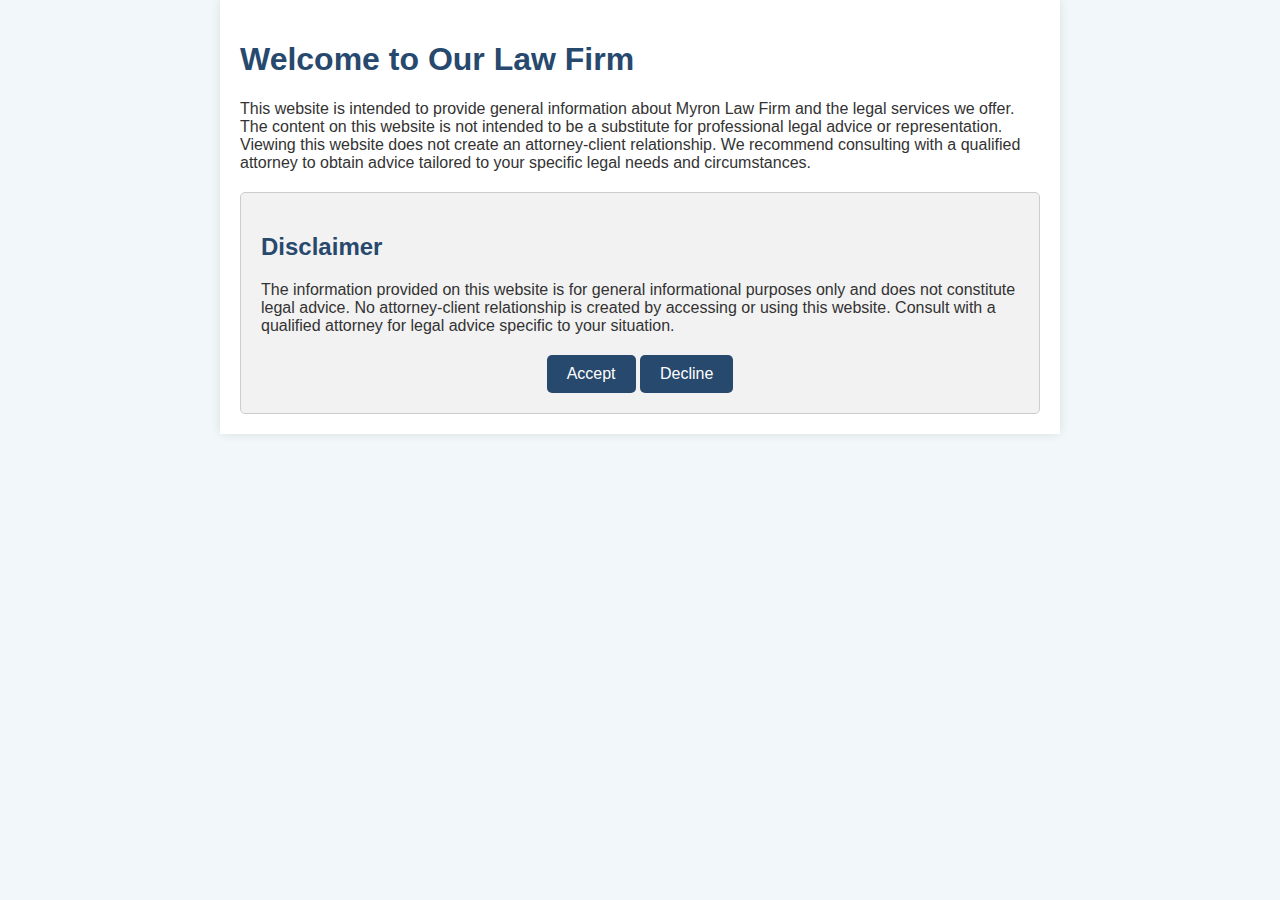
<file: FINAL PIT/FINAL PRESENTATION/disclaime.html>
<!DOCTYPE html>
<html>
<head>
  <title>Law Firm Website</title>
  <link rel="stylesheet" href="disclaimer.css">
</head>
<body>
  <div id="content">
    <h1>Welcome to Our Law Firm</h1>
    <p>This website is intended to provide general information about Myron Law Firm and the legal services we offer. The content on this website is not intended to be a substitute for professional legal advice or representation. Viewing this website does not create an attorney-client relationship. We recommend consulting with a qualified attorney to obtain advice tailored to your specific legal needs and circumstances.</p>

    <div id="disclaimer">
      <h2>Disclaimer</h2>
      <p>The information provided on this website is for general informational purposes only and does not constitute legal advice. No attorney-client relationship is created by accessing or using this website. Consult with a qualified attorney for legal advice specific to your situation.</p>
      <div class="buttons">
        <a href="#" class="button" onclick="acceptDisclaimer()">Accept</a>
        <a href="#" class="button" onclick="declineDisclaimer()">Decline</a>
      </div>
    </div>
  </div>

  <script src="disclaimer.js"></script>
</body>
</html>
</file>
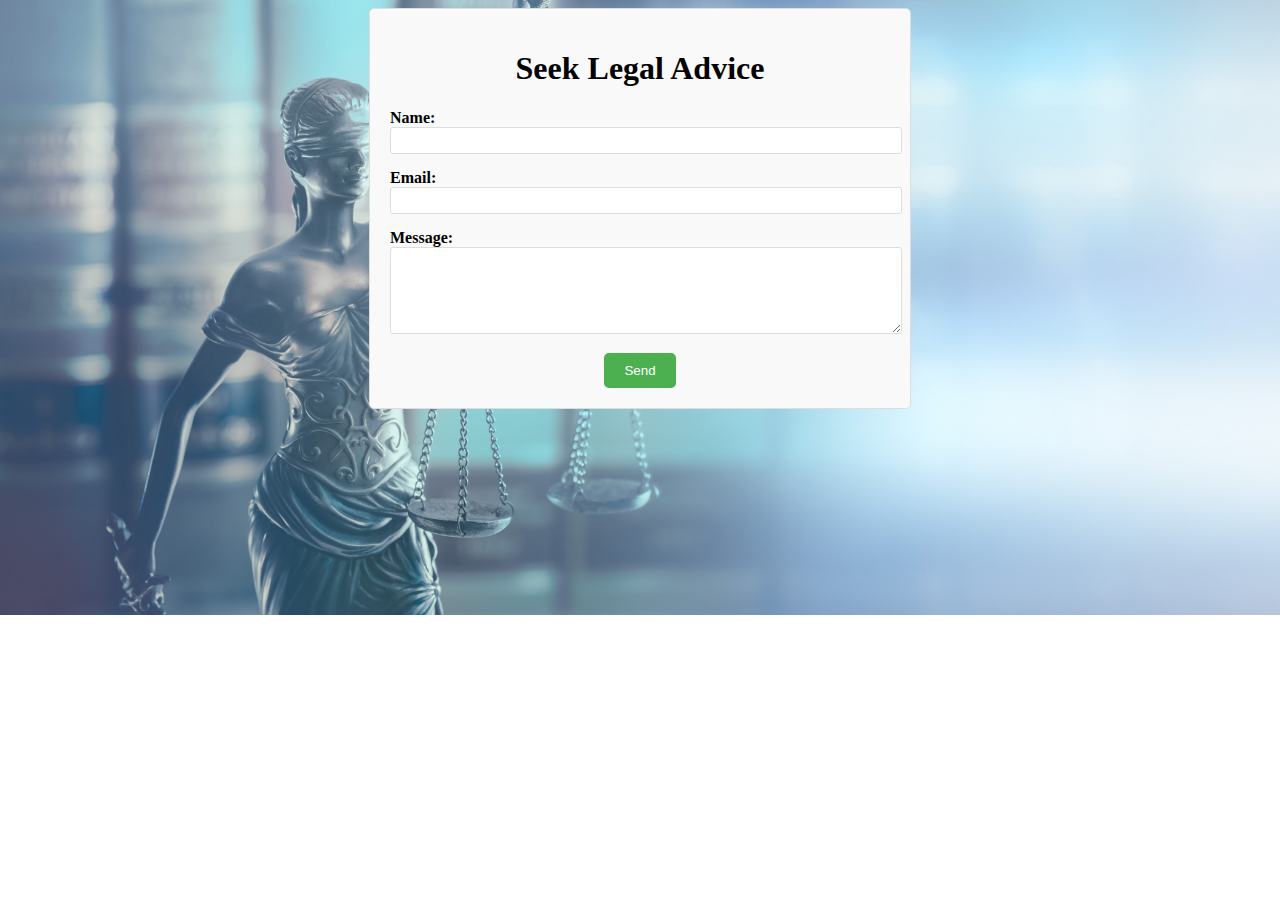
<file: FINAL PIT/FINAL PRESENTATION/legal.html>
<!DOCTYPE html>
<html>
<head>
  <title>Seek Legal Advice</title>
  <link rel="stylesheet" href="legal.css">
</head>
<body>
  <div class="container">
    <h1>Seek Legal Advice</h1>
    <form id="contact-form">
      <div class="form-group">
        <label for="name">Name:</label>
        <input type="text" id="name" name="name" required>
      </div>
      <div class="form-group">
        <label for="email">Email:</label>
        <input type="email" id="email" name="email" required>
      </div>
      <div class="form-group">
        <label for="message">Message:</label>
        <textarea id="message" name="message" rows="5" required></textarea>
      </div>
      <button type="submit">Send</button>
    </form>
  </div>

  <script src="legal.js"></script>
</body>
</html>
</file>
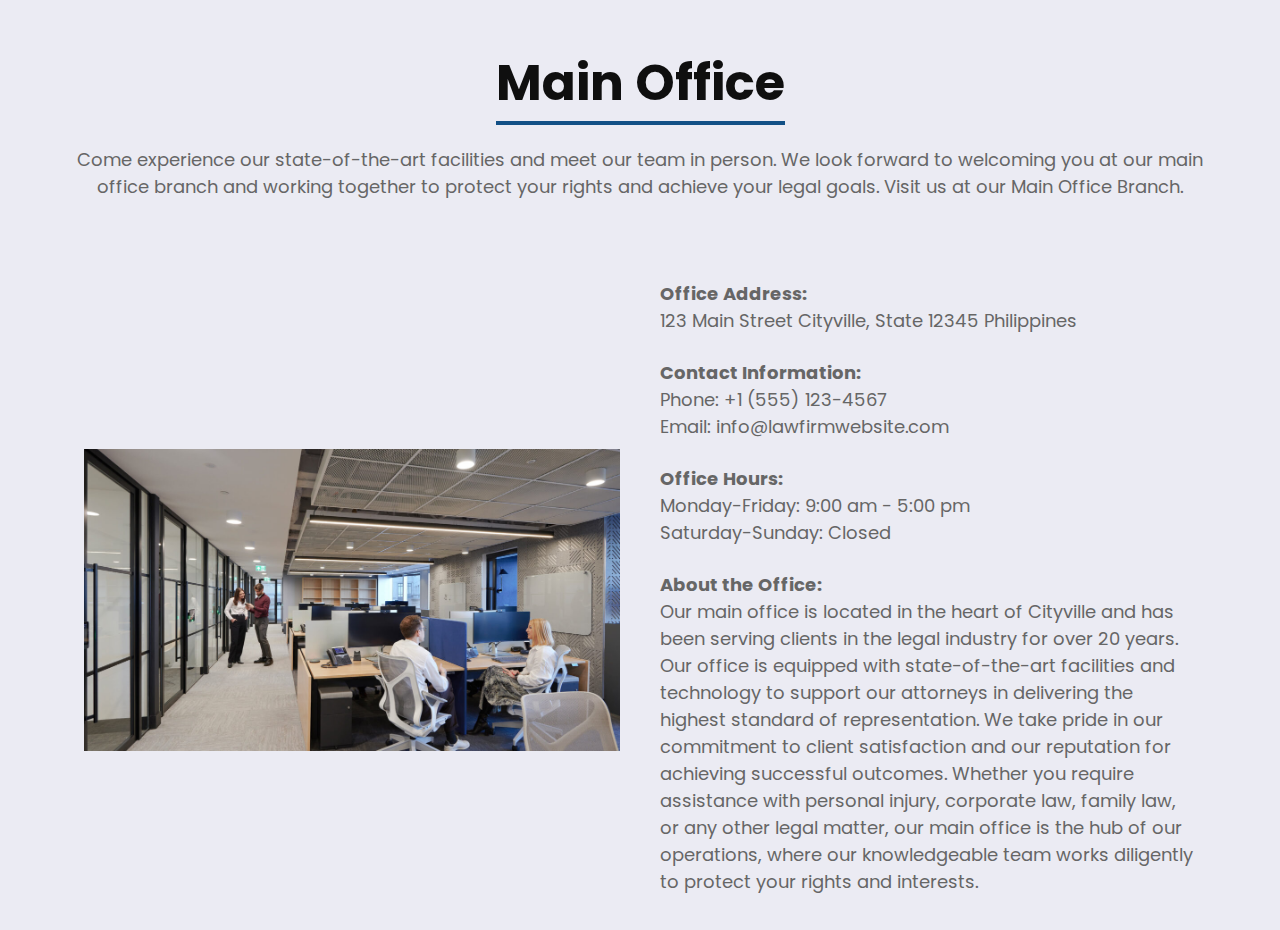
<file: FINAL PIT/FINAL PRESENTATION/mainbranch.html>
<!DOCTYPE html>
<html lang="en">
  <head>
    <meta charset="UTF-8" />
    <meta http-equiv="X-UA-Compatible" content="IE=edge" />
    <meta name="viewport" content="width=device-width, initial-scale=1.0" />
    <title>Main Branch</title>
    <link rel="stylesheet" href="mainbranch.css" />
    <link rel="stylesheet" type="text/css" href="https://cdnjs.cloudflare.com/ajax/libs/font-awesome/6.4.0/css/all.min.css"/>
  </head>
  <body>
    <div class="heading">
      <h1>Main Office</h1>
      <p>
        Come experience our state-of-the-art facilities and meet our team in person. We look forward to welcoming you at our main office branch and working together to protect your rights and achieve your legal goals.
        Visit us at our Main Office Branch.
      </p>
    </div>
    <div class="container">
      <section class="about">
        <div class="about-image">
          <img src="law-firm-london-office-open-plan-desks-1-1200x675.jpg" />
        </div>
        <div class="about-content">
            <p>
          <strong>Office Address:</strong>
          <p>123 Main Street Cityville, State 12345 Philippines</p>
          <br>
            </p>
          <p>
            <strong>Contact Information:</strong> 
            <br>Phone: +1 (555) 123-4567
            <br> Email: info@lawfirmwebsite.com
          </p>
          <br>
          <p>
            <strong>Office Hours:</strong> 
            <br> Monday-Friday: 9:00 am - 5:00 pm
            <br> Saturday-Sunday: Closed
          </p>
          <br>
          <p>
            <strong>About the Office:</strong> 
            <br> Our main office is located in the heart of Cityville and has been serving 
            clients in the legal industry for over 20 years. 
            Our office is equipped with state-of-the-art facilities and technology to support our attorneys in 
            delivering the highest standard of representation. 
            We take pride in our commitment to client satisfaction and our reputation for achieving successful outcomes. 
             Whether you require assistance with personal injury, corporate law, family law, or any other legal matter, 
             our main office is the hub of our operations, 
            where our knowledgeable team works diligently to protect your rights and interests.
          </p>
          <br/>
          </div>
        </div>
      </section>
    </div>
    </div>
  </body>
</html>
</file>
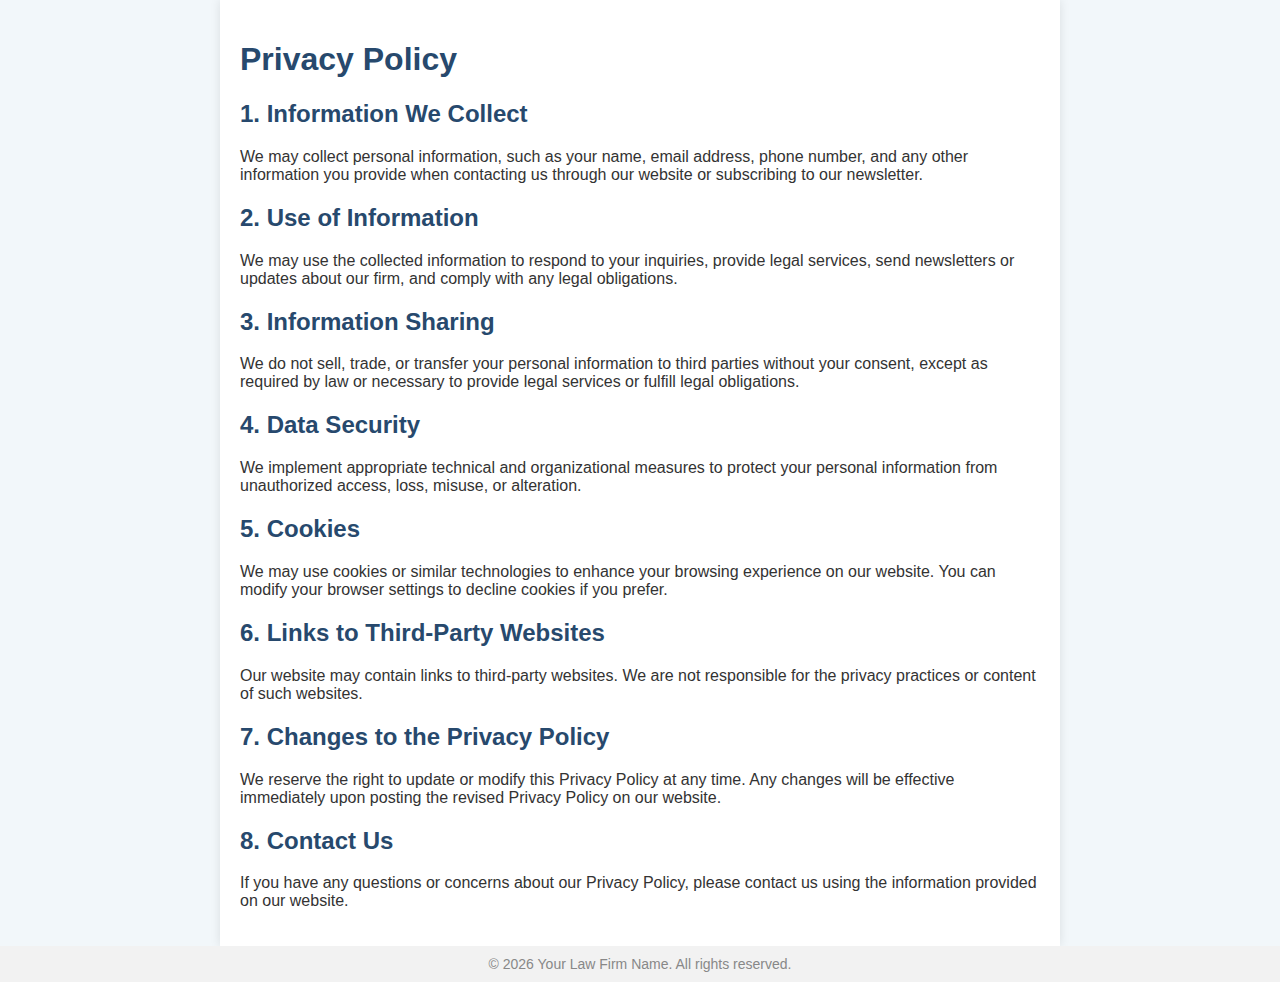
<file: FINAL PIT/FINAL PRESENTATION/privacy.html>
<!DOCTYPE html>
<html>
<head>
  <title>Privacy Policy</title>
  <link rel="stylesheet" href="privacy.css">
</head>
<body>
  <div id="content">
    <h1>Privacy Policy</h1>

    <h2>1. Information We Collect</h2>
    <p>We may collect personal information, such as your name, email address, phone number, and any other information you provide when contacting us through our website or subscribing to our newsletter.</p>

    <h2>2. Use of Information</h2>
    <p>We may use the collected information to respond to your inquiries, provide legal services, send newsletters or updates about our firm, and comply with any legal obligations.</p>

    <h2>3. Information Sharing</h2>
    <p>We do not sell, trade, or transfer your personal information to third parties without your consent, except as required by law or necessary to provide legal services or fulfill legal obligations.</p>

    <h2>4. Data Security</h2>
    <p>We implement appropriate technical and organizational measures to protect your personal information from unauthorized access, loss, misuse, or alteration.</p>

    <h2>5. Cookies</h2>
    <p>We may use cookies or similar technologies to enhance your browsing experience on our website. You can modify your browser settings to decline cookies if you prefer.</p>

    <h2>6. Links to Third-Party Websites</h2>
    <p>Our website may contain links to third-party websites. We are not responsible for the privacy practices or content of such websites.</p>

    <h2>7. Changes to the Privacy Policy</h2>
    <p>We reserve the right to update or modify this Privacy Policy at any time. Any changes will be effective immediately upon posting the revised Privacy Policy on our website.</p>

    <h2>8. Contact Us</h2>
    <p>If you have any questions or concerns about our Privacy Policy, please contact us using the information provided on our website.</p>
  </div>

  <footer>
    <p>&copy; <span id="currentYear"></span> Your Law Firm Name. All rights reserved.</p>
  </footer>

  <script src="privacy.js"></script>
</body>
</html>
</file>
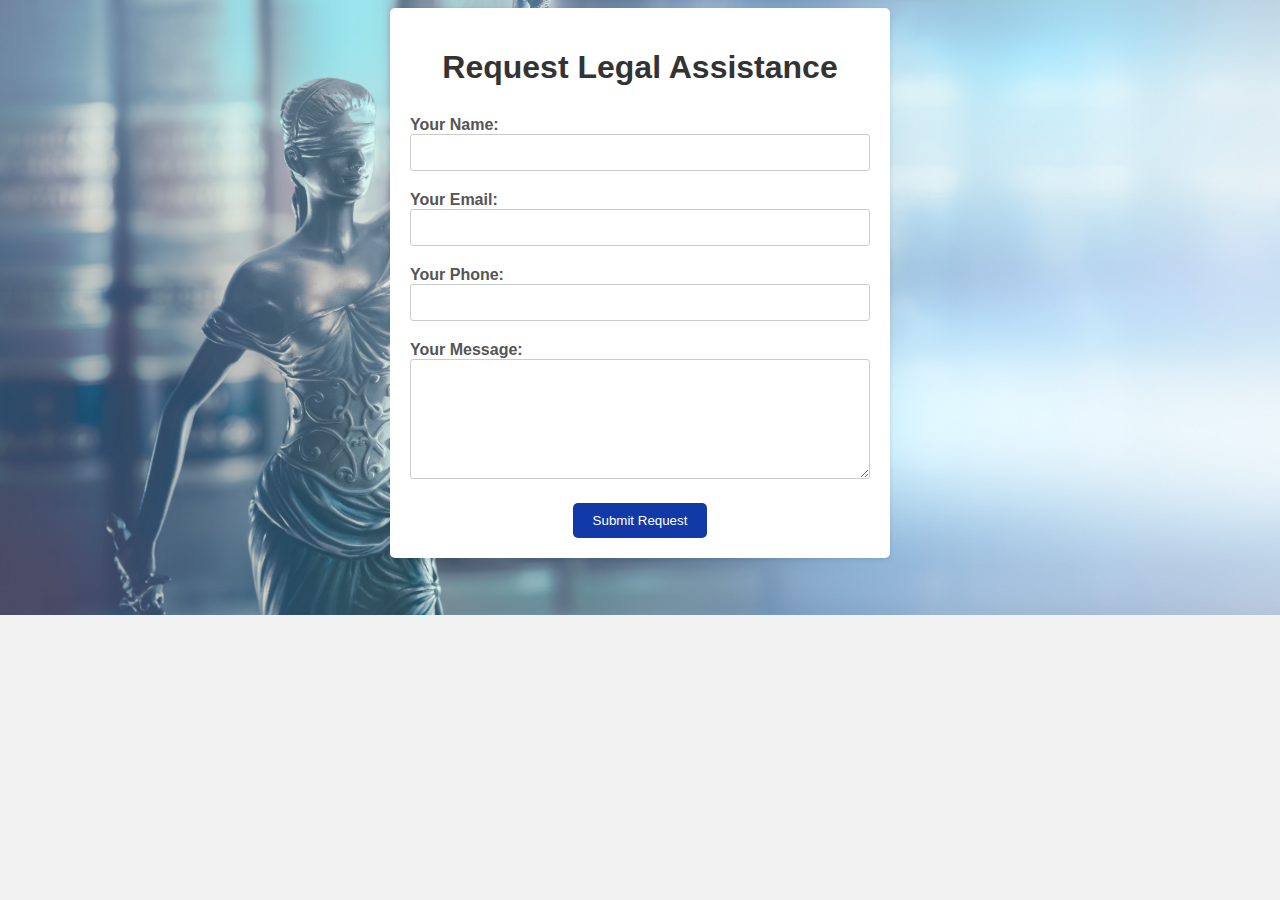
<file: FINAL PIT/FINAL PRESENTATION/request.html>
<!DOCTYPE html>
<html>
<head>
  <title>Request Legal Assistance</title>
  <link rel="stylesheet" href="request.css">
</head>
<body>
  <div class="container">
    <h1>Request Legal Assistance</h1>
    <form id="requestForm">
      <div class="form-group">
        <label for="name">Your Name:</label>
        <input type="text" id="name" required>
      </div>
      <div class="form-group">
        <label for="email">Your Email:</label>
        <input type="email" id="email" required>
      </div>
      <div class="form-group">
        <label for="phone">Your Phone:</label>
        <input type="text" id="phone" required>
      </div>
      <div class="form-group">
        <label for="message">Your Message:</label>
        <textarea id="message" required></textarea>
      </div>
      <button type="submit">Submit Request</button>
    </form>
  </div>

  <script src="request.js"></script>
</body>
</html>
</file>
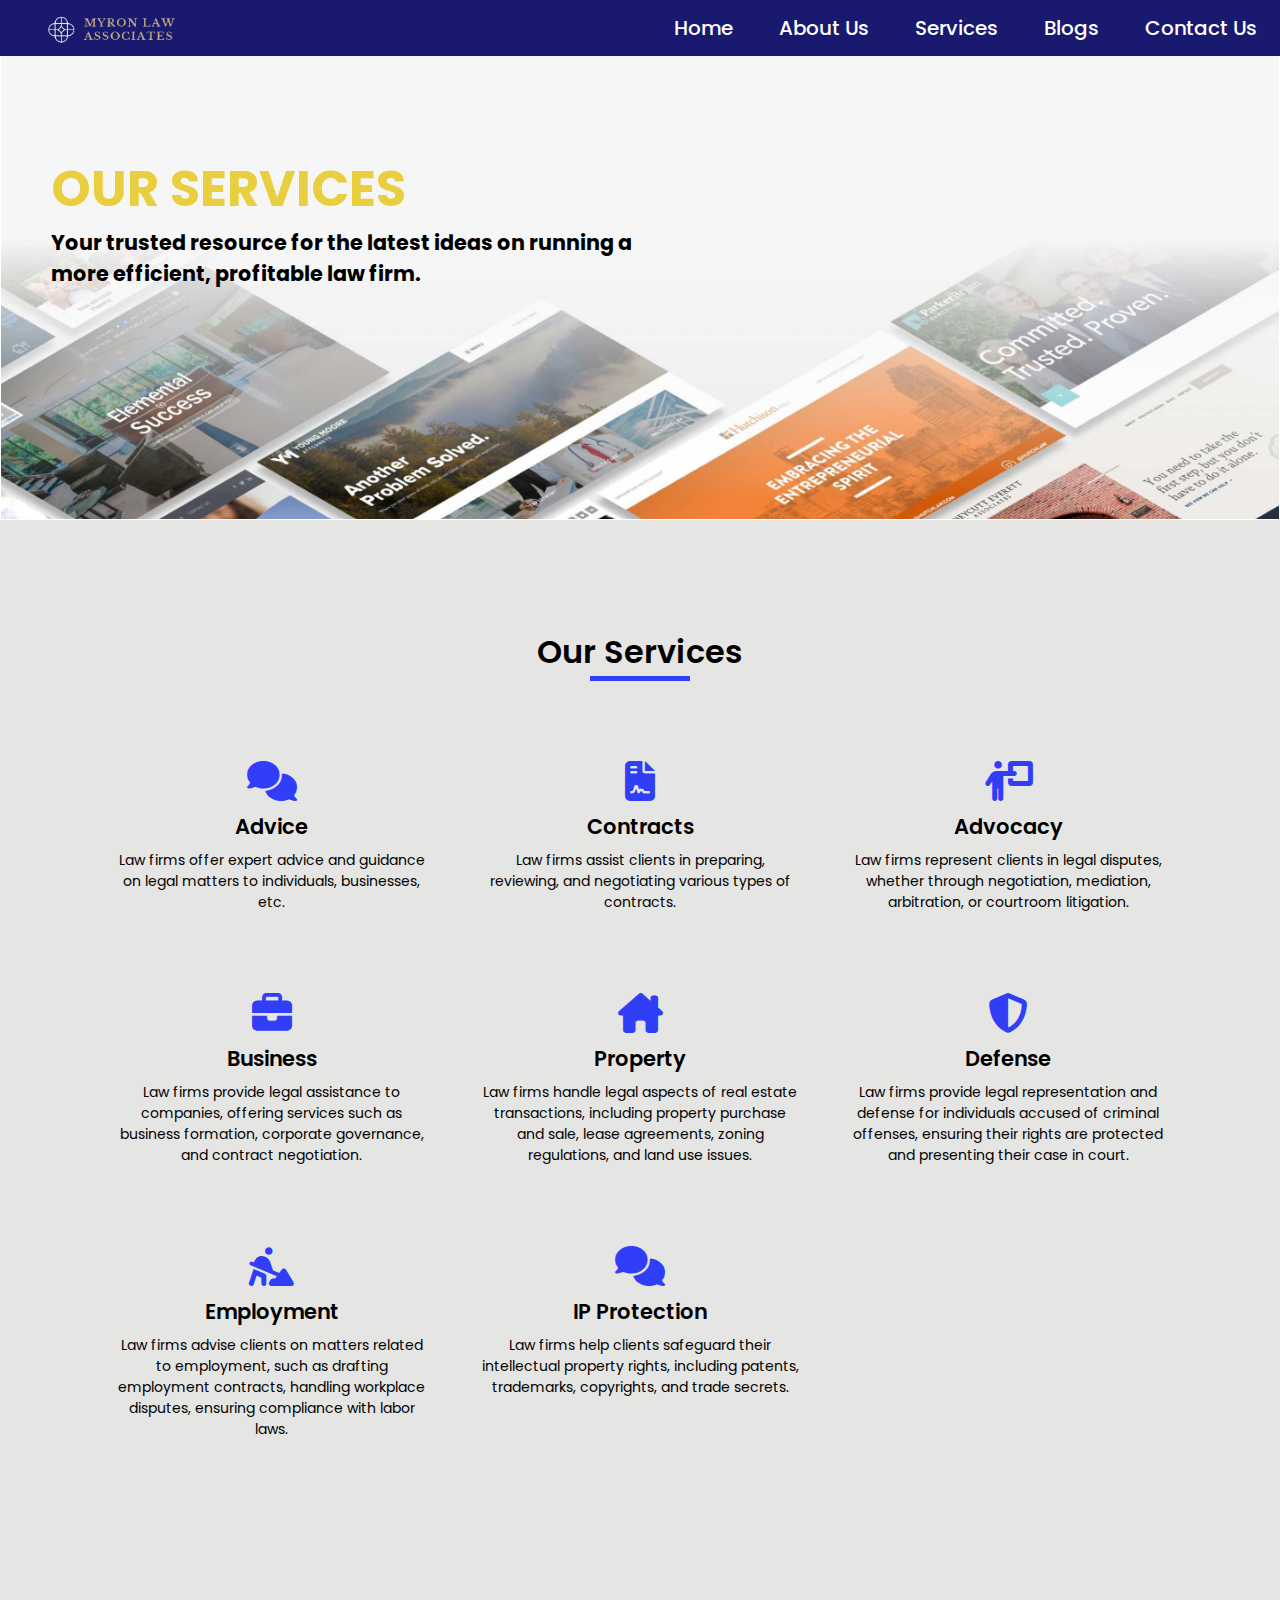
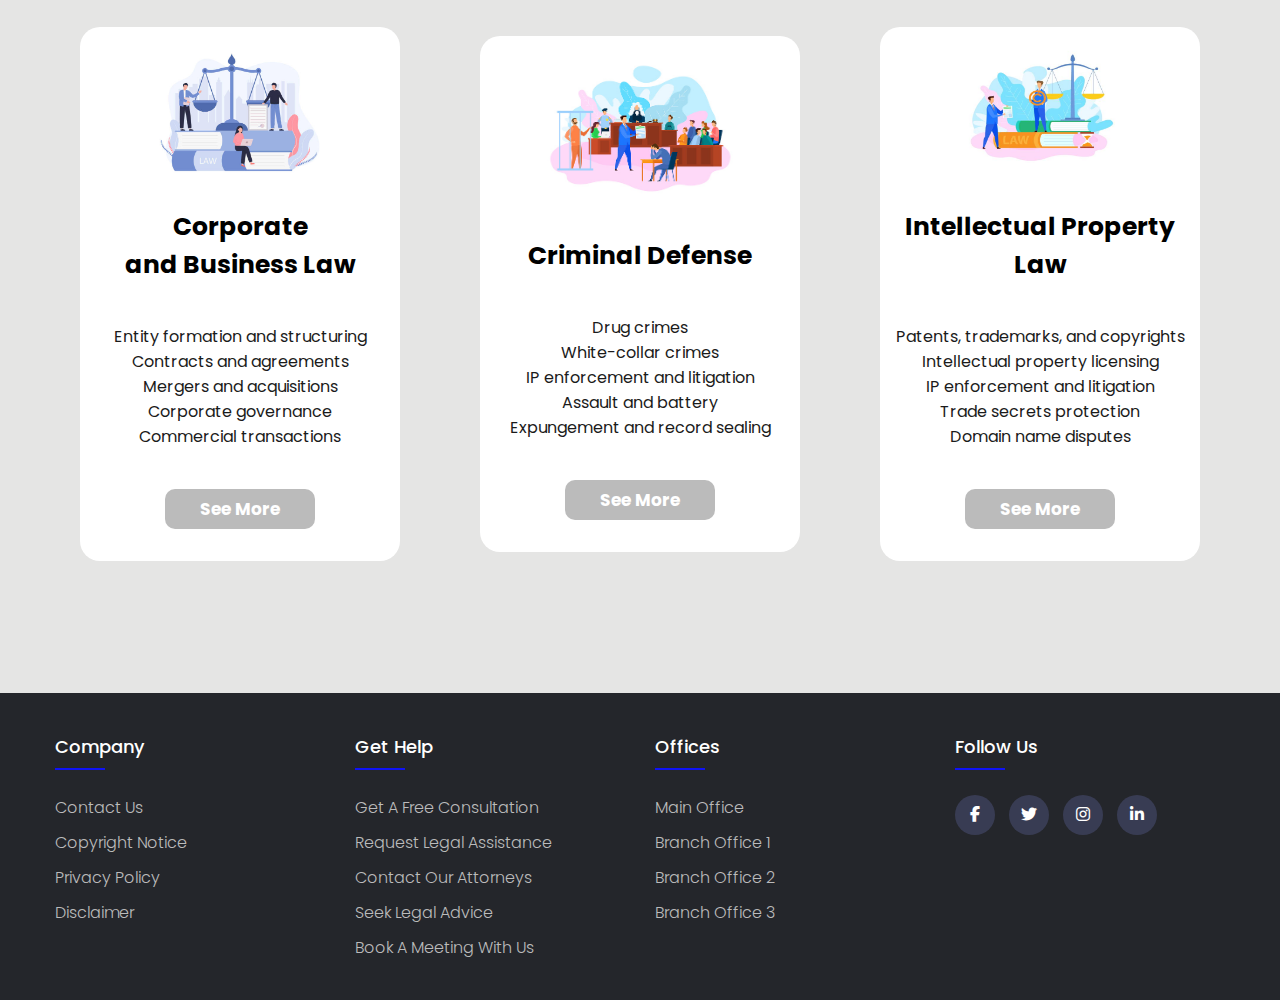
<file: FINAL PIT/FINAL PRESENTATION/services.html>
<!DOCTYPE html>
<html lang="en">
<head>
  <meta charset="UTF-8">
  <meta http-equiv="X-UA-Compatible" content="IE=edge">
  <meta name="viewport" content="width=device-width, initial-scale=1.0">
  <link rel="stylesheet" href="services.css">
  <link rel="stylesheet" type="text/css" href="https://cdnjs.cloudflare.com/ajax/libs/font-awesome/6.4.0/css/all.min.css">
  <link rel="stylesheet" href="footer.css">
  <link rel="stylesheet" href="insert-s.css">
  <!-- <link rel="stylesheet" href="trylngs.css"> -->
  <title>Services</title>
</head>
<body>
    <nav>
        <div class="menu">
          <div class="logo">
            <a href="index.html"
              ><img src="logonew.png" style="width: 130px; margin-top: 5px"
            /></a>
          </div>
          <ul id="navlinks">
            <li><a href="index.html">Home</a></li>
            <li><a href="aboutus.html">About Us</a></li>
            <li><a href="services.html">Services</a></li>
            <li><a href="blog.html">Blogs</a></li>
            <li><a href="contactus.html">Contact Us</a></li>
          </ul>
          <div id="menubutton" class="hidden">
            <img src="menu.png" alt="" />
          </div>
          <div class="mobilemenu">
            <ul>
              <li><a href="index.html">Home</a></li>
              <li><a href="aboutus.html">About Us</a></li>
              <li><a href="services.html">Services</a></li>
              <li><a href="blog.html">Blogs</a></li>
              <li><a href="contactus.html">Contact Us</a></li>
            </ul>
          </div>
        </div>
      </nav>
  <div class="header-image"> 
    <div class="text-box" style="text-align: left;">
        <h1>OUR SERVICES</h1>
        <h5 style="color: black;">Your trusted resource for the latest ideas on running a more efficient, profitable law firm.</h5>
    </div>       
    <p style="text-align: center;"></p>
    </div>
    <div class="containers">
      <h1>Our Services</h1>
      <div class="rows">
          <div class="service">
              <i class="fa-solid fa-comments"></i>
              <h2>Advice</h2>
              <p>Law firms offer expert advice and guidance on legal matters to individuals, businesses, etc.</p>
          </div>
          <div class="service">
              <i class="fa-solid fa-file-contract"></i>
              <h2> Contracts</h2>
              <p>Law firms assist clients in preparing, reviewing, and negotiating various types of contracts.</p>
          </div>
          <div class="service">
              <i class="fa-sharp fa-solid fa-person-chalkboard"></i>
              <h2>Advocacy</h2>
              <p>Law firms represent clients in legal disputes, whether through negotiation, 
              mediation, arbitration, or courtroom litigation.
              </p>
          </div>
          <div class="service">
              <i class="fa-solid fa-briefcase"></i>
              <h2>Business</h2>
              <p>Law firms provide legal assistance to companies, offering services such as business formation, 
                  corporate governance, and contract negotiation.</p>
          </div>
          <div class="service">
              <i class="fa-solid fa-house-chimney"></i>
              <h2>Property</h2>
              <p>Law firms handle legal aspects of real estate transactions, including property purchase and sale, 
                  lease agreements, zoning regulations, and land use issues.</p>
          </div>
          <div class="service">
              <i class="fa-solid fa-shield-halved"></i>
              <h2>Defense</h2>
              <p>Law firms provide legal representation and defense for individuals accused of criminal offenses, 
                  ensuring their rights are protected and presenting their case in court.</p>
          </div>
          <div class="service">
              <i class="fa-solid fa-person-digging"></i>
              <h2>Employment</h2>
              <p>Law firms advise clients on matters related to employment, such as drafting employment contracts, handling workplace disputes, 
                  ensuring compliance with labor laws.</p>
          </div>
          <div class="service">
              <i class="fa-solid fa-comments"></i>
              <h2>IP Protection</h2>
              <p>Law firms help clients safeguard their intellectual property rights, including patents, 
                  trademarks, copyrights, and trade secrets.</p>
          </div>
      </div>
  </div>
  <div class="row">
    <div class="box">
        <img src="corp-1.jpg">
        <h3>Corporate <br> and Business Law</h3>
        <p>
            <br>Entity formation and structuring
            <br>Contracts and agreements
            <br>Mergers and acquisitions
            <br>Corporate governance
            <br>Commercial transactions
        </p>
        <div class="about-content-more | hidden">
          <p><strong>Need Assistance? <br> Book an Attorney now!</strong>
            <br>
            <br> <strong>RECOMMENDED:</strong>
          <br><strong>Atty. Stephie Riveral </strong>
          <br>
          <br>Contact Information:
          <br>Address: 013 Springfield St., Nashville
          <br>Phone: (333) 113-4567
          <br>Email: attysteph13@yahoo.com
          <br>Website: www.itsattysteph.com
          <br><a href="" target="_blank">MORE INFOS HERE</a>
          </p>
        </div>
        <button class="btn | read-more">See More</button>
    </div>
    <div class="box">
        <img src="crim-1.jpg" style="width: 200px; height: 150px;">
        <h3>Criminal Defense</h3>
        <p>
            <br>Drug crimes
            <br>White-collar crimes
            <br>IP enforcement and litigation
            <br>Assault and battery
            <br>Expungement and record sealing
        </p>
        <div class="about-content-more | hidden">
          <p><strong>Need Assistance? <br> Book an Attorney now!</strong>
            <br>
            <br> <strong>RECOMMENDED:</strong>
          <br><strong>Atty. Mary Ratunil </strong>
          <br>
          <br>Contact Information:
          <br>Address: 456 Oak St., Anytown
          <br>Phone: (555) 123-4567
          <br>Email: attymary123@yahoo.com
          <br>Website: www.attymary.com
          <br><a href="" target="_blank">MORE INFOS HERE</a>
          </p>
        </div>
        <button class="btn | read-more">See More</button>
    </div>
    <div class="box">
        <img src="int-1.jpg">
        <h3>Intellectual Property Law</h3>
        <p>
            <br>Patents, trademarks, and copyrights
            <br>Intellectual property licensing
            <br>IP enforcement and litigation
            <br>Trade secrets protection
            <br>Domain name disputes
        </p>
        <div class="about-content-more | hidden">
          <p><strong>Need Assistance? <br> Book an Attorney now!</strong>
            <br>
          <br> <strong>RECOMMENDED:</strong>
          <br><strong>Atty. Vivien Villanosa </strong>
          <br>
          <br>Contact Information:
          <br>Address: 789 Maple Avenue, NYC
          <br>Phone: (444) 987-6543
          <br>Email: attyvivs456@yahoo.com
          <br>Website: www.attyvivs.com
          <br><a href="" target="_blank">MORE INFOS HERE</a>
          </p>
        </div>
        <button class="btn | read-more">See More</button>
    </div>
  </div>
<div class="footer">
    <div class="container">
        <div class="row">
          <div class="footer-col">
            <h4>Company</h4>
            <ul>
                <li><a href="contactus.html">Contact us</a></li>
                <li><a href="#">Copyright notice</a></li>
                <li><a href="#">privacy policy</a></li>
                <li><a href="#">Disclaimer</a></li>
            </ul>
        </div>
        <div class="footer-col">
            <h4>Get Help</h4>
            <ul>
                <li><a href="#">Get a Free Consultation</a></li>
                <li><a href="#">Request Legal Assistance</a></li>
                <li><a href="#">Contact our Attorneys</a></li>
                <li><a href="#">Seek Legal Advice</a></li>
                <li><a href="#">Book a meeting with us</a></li>
            </ul>
        </div>
            <div class="footer-col">
              <h4>Offices</h4>
              <ul>
                  <li><a href="mainbranch.html" target="_blank">Main Office</a></li>
                  <li><a href="branch1.html" target="_blank">Branch Office 1</a></li>
                  <li><a href="branch1.html" target="_blank">Branch Office 2</a></li>
                  <li><a href="branch1.html" target="_blank">Branch Office 3</a></li>
              </ul>
            </div>
            <div class="footer-col">
              <h4>follow us</h4>
              <div class="social-links">
                <a href="https://web.facebook.com/?_rdc=1&_rdr" target="_blank"><i class="fab fa-facebook-f"></i></a>
                <a href="https://twitter.com/" target="_blank"><i class="fab fa-twitter"></i></a>
                <a href="https://www.instagram.com/" target="_blank"><i class="fab fa-instagram"></i></a>
                <a href="https://www.linkedin.com/login" target="_blank"><i class="fab fa-linkedin-in"></i></a> <br>
                <!-- <a href="index.html"><img src="logonew.png" style="width: 130px; margin-top: 5px; margin-left: 128%;"></a> -->
            </div>
            </div>
        </div>
    </div>
</div>

<script src="navbar.js"></script>
<script src="readmore.js"></script>
</body>
</html>
</file>
<file: FINAL PIT/FINAL PRESENTATION/style.css>
@import url('https://fonts.googleapis.com/css2?family=Poppins:wght@200;300;400;500;600;700&display=swap');


*{
  margin: 0;
  padding: 0;
  box-sizing: border-box;
  font-family: 'Poppins',sans-serif;
}
::selection{
  color: #000;
  background: #fff;
}
nav{
  background-color:#191970 ;
  width: 100%;
  padding: 10px 0;
}
nav .menu{
  margin: auto;
  display: flex;
  align-items: center;
  justify-content: space-between;
  padding: 0 12px;
}
.menu .logo a{
  text-decoration: none;
  color: #fff;
  font-size: 35px;
  font-weight: 600;
}
.menu ul{
  display: inline-flex;
}
.menu ul li{
  list-style: none;
  margin: 8px;
}
.menu ul li a{
  text-decoration: none;
  color: #fff;
  font-size: 20px;
  font-weight: 500;
  padding: 7px 15px;
  border-radius: 5px;
  transition: all 0.3s ease;
}
.menu ul li a:hover{
  background: #fff;
  color: #000;
}
.img{
  background: url(vivi.png) no-repeat;
  width: 100%;
  height: 100vh;
  background-size: cover;
  background-position: center;
  position: relative;
}
.img::before{
  content: '';
  position: absolute;
  height: 100%;
  width: 100%;
  background: rgba(0,0,0,0.4);
}
.center{
  position: absolute;
  top: 52%;
  left:50%;
  transform: translate(-50%, -50%);
  width: 100%;
  padding: 0 20px;
}
.center .title{
  color: rgb(233, 207, 63);
  font-size: 55px;
  font-weight: 600;
  margin-left: 20px;
}
.center .sub_title{
  color: #fff;
  font-size: 20px;
  font-weight: 600;
  margin-left: 20px;
}
.center .buttns{
  margin-top: 20px;
}
.center .buttns button{
   height: 55px;
   width: 150px;
   border-radius: 5px;
   border: none;
   margin: 0 10px;
   border: 2px solid #fff;
   font-size: 20px;
   font-weight: 500;
   padding:  0 10px;
   cursor: pointer;
   outline: none;
   transition: all 0.3s ease;
}
.center .buttns button:first-child{
  color: #fff;
  background: none;
}
.buttns button:first-child:hover{
  background: #fff;
  color: #000;
}
@media (max-width: 700px) {
  .title {
    font-size: 20px;
  }
  .sub_title {
    font-size: 10px;
  }
  
}


/*------ columns ----*/

.deal {
  width: 80%;
  margin: auto;
  text-align: center;
  padding: 5em 0em;
}
h1 {
  font-size: 36px;
  font-weight: 600;
  color:rgb(233, 207, 63);
}
p {
  font-size: 18px;
  font-weight: 300;
  line-height: 22px;
  padding: 10px;
}
.columns {
  display: flex;
  flex-flow: row wrap;
  justify-content: center;
  margin: 5px 0;
}
.column {
  flex: 1;
  border: 1px solid #bc9e82;
  margin: 10px 10px;
  padding: 10px;
  background: #cfcfec;
  transition: 0.3s;
  font-size: 20px;
  border-radius: 15%;
}
@media (max-width: 700px) {
  .columns {
    flex-direction: column;
  }
}
.column:hover {
  box-shadow: 0 0 20px 0px rgba(0,0,0,0.4);

}


/*----feedbacks----*/
.feedback {
  width: 80%;
  margin: auto;
  text-align: center;
  padding-top: 5opx;
}
.main {
  background-image: url("./bg.png");
  text-align: center;
}
.main h1 {
  padding-top: 35px;
}
.main p {
  color:rgb(233, 207, 63);
}



/*-----footer----*/

/* 

.footer .container{
  max-width: 1200px;
  margin: auto;
}
.footer .row{
  display: flex;
  flex-wrap: wrap;
}
ul{
  list-style: none;
}
.footer{
  background-color: #24262b;
  padding: 70px 0;
}
.footer-col{
  width: 25%;
  padding: 0 15px;
}
.footer-col h4{
  font-size: 18px;
  color: #ffffff;
  text-transform: capitalize;
  margin-bottom: 35px;
  font-weight: 500;
  position: relative;
}.footer-col h4::before{
  content: '';
  position: absolute;
  left: 0;
  bottom: -10px;
  background-color: #0f13f5;
  height: 2px;
  box-sizing: border-box;
  width: 50px;
}
.footer-col ul li:not(:last-child){
  margin-bottom: 10px;
}
.footer-col ul li a{
  font-size: 16px;
  text-transform: capitalize;
  color: #ffffff;
  text-decoration: none;
  font-weight: 300;
  color: #bbbbbb;
  display: block;
  transition: all 0.3s ease;
}
.footer-col ul li a:hover{
  color: #ffffff;
  padding-left: 8px;
}
.footer-col .social-links a{
  display: inline-block;
  height: 40px;
  width: 40px;
  background-color: rgba(138, 149, 243, 0.2);
  margin: 0 10px 10px 0;
  text-align: center;
  line-height: 40px;
  border-radius: 50%;
  color: #ffffff;
  transition: all 0.5s ease;
}
.footer-col .social-links a:hover{
  color: #24262b;
  background-color: #ffffff;
}
.footer .row{
  width: 100%;
  align-items: start;
  } */

.main .text img{
  width: clamp(20em, 100vw, 30em);
}

.main .text a{
  width: auto;
height: auto;
display: flex;
justify-content: end;
}

.form-container {
    bottom: 300px;
    padding-right: 100px;  
    padding-left: 200px;  
}

.text2 {
  margin-right: 100px;
  margin-bottom: 50px;
}
.last {
  display: flex;
  width: 100%;
  justify-content: center;
  align-items: center;
}
@media screen and (max-width: 1210px) {
  .last {
    flex-direction: column !important;

  }
}
</file>
<file: FINAL PIT/FINAL PRESENTATION/footer.css>
.footer .container{
    max-width: 1200px;
    margin: auto;
  }
  .footer .row{
    display: flex;
    flex-wrap: wrap;
  }
  ul{
    list-style: none;
  }
  .footer{
    background-color: #24262b;
    padding: 40px 0;
  }
  .footer-col{
    width: 25%;
    padding: 0 15px;
  }
  .footer-col h4{
    font-size: 18px;
    color: #ffffff;
    text-transform: capitalize;
    margin-bottom: 35px;
    font-weight: 500;
    position: relative;
  }.footer-col h4::before{
    content: '';
    position: absolute;
    left: 0;
    bottom: -10px;
    background-color: #0f13f5;
    height: 2px;
    box-sizing: border-box;
    width: 50px;
  }
  .footer-col ul li:not(:last-child){
    margin-bottom: 10px;
  }
  .footer-col ul li a{
    font-size: 16px;
    text-transform: capitalize;
    color: #ffffff;
    text-decoration: none;
    font-weight: 300;
    color: #bbbbbb;
    display: block;
    transition: all 0.3s ease;
  }
  .footer-col ul li a:hover{
    color: #ffffff;
    padding-left: 8px;
  }
  .footer-col .social-links a{
    display: inline-block;
    height: 40px;
    width: 40px;
    background-color: rgba(138, 149, 243, 0.2);
    margin: 0 10px 10px 0;
    text-align: center;
    line-height: 40px;
    border-radius: 50%;
    color: #ffffff;
    transition: all 0.5s ease;
  }
  .footer-col .social-links a:hover{
    color: #24262b;
    background-color: #ffffff;
  }
  
  @media screen and (max-width:400px) {
      .navbar a {
          float: none;
          width: 100px;
          text-align: center;
          display: block;
      }
      .main {
          flex-direction: column;
      }
  }
  
  @media screen and (max-width:700px) {
      .main {
          flex-direction: column;
      }

      .footer .row{
        flex-direction: column;
      }

      .footer .row > div{
        width: 100%;
        display: flex;
        flex-direction: column;
        align-items: center;
      }

      .footer .row > div ul{
        display: flex;
        flex-direction: column;
        align-items: center;
      }
  }
  
  /* footer */
  .footer{
    width: 100%;
  }
  .footer .container{
    display: flex;
  justify-content: space-evenly;
  width: 100%;
  }
  
  .footer .row{
  width: 100%;
  align-items: start;
  }

  .hidden{
    display: none !important;
  }
  
  .mobilemenu{
    position: fixed;
    top: 0;
    display: flex;
    flex-direction: column;
    right: 0;
    transform: translate(100%, 3.3em);
    background-color: rgb(255, 255, 255);
    padding: 1em;
    height: 100vh;
    width: 100%;
    transition: all 0.3s ease;
    z-index: 9999;
  }
  
  .mobilemenu a{
    font-size: 2rem !important;
    color: black !important;
  }
  
  .mobilemenu ul{
    display: flex;
    flex-direction: column;
    align-items: center;
  }
  
  .menu-active{
    transform: translate(0em, 3.3em);
  }
  #menubutton{
    padding-right: 1.5em;
    cursor: pointer;
  }
  #menubutton > img{
    max-width: 2em;
    object-fit: contain;
  }

  nav .menu{
    top: 0;
    position: fixed;
    z-index: 9999;
    width: 100%;
    background-color:#191970 ;
    padding: 0.3em 0em;
  }
nav .menu .logo{
  padding-left: 3em;
}
  .menu .logo a{
    display: flex;
  }
</file>
<file: FINAL PIT/FINAL PRESENTATION/aboutus.css>
@import url('https://fonts.googleapis.com/css2?family=Poppins:wght@200;300;400;500;600;700&display=swap');

* {
    margin: 0px;
    padding: 0px;
    box-sizing: border-box;
    font-family: 'Poppins', sans-serif;

}

nav{
  background-color:#191970 ;
  width: 100%;
  padding: 10px 0;
}
nav .menu{
  margin: auto;
  display: flex;
  align-items: center;
  justify-content: space-between;
  padding: 0 12px;
}
.menu .logo a{
  text-decoration: none;
  color: #fff;
  font-size: 35px;
  font-weight: 600;
}
.menu ul{
  display: inline-flex;
}
.menu ul li{
  list-style: none;
  margin: 8px;
}
.menu ul li a{
  text-decoration: none;
  color: #fff;
  font-size: 20px;
  font-weight: 500;
  padding: 7px 15px;
  border-radius: 5px;
  transition: all 0.3s ease;
}
.menu ul li a:hover{
  background: #fff;
  color: #000;
}

body {
    background-color: rgb(235, 235, 243);

}

.header-image {
    background-image: url("forheader.jpg");
    height: 500px;
    background-position: center;
    background-repeat: no-repeat;
    background-size: cover;
    margin: auto;
    border: 1px solid hsl(0, 0%, 100%);
    text-align: center;
  }
  
.header-image .text-box {
    margin-top: 130px;
    max-width: 600px;
  }
.header-image .text-box {
    font-size: 25px;
    text-align: center;
    margin-bottom: 20px;
    color: #000000;
    margin-left: 50px;
  }
.header-image h1 {
    text-decoration: none;
    text-align: left;
  }
.heading {
    width: 90%;
    display: flex;
    justify-content: center;
    align-items: center;
    flex-direction: column;
    text-align: center;
    margin: 20px auto;
    margin-top: 45px;
}
.heading h1 {
    font-size: 50px;
    color: #0f0f0f;
    margin-bottom: 25px;
    position: relative;
}
.heading h1::after{
    content: "";
    position: absolute;
    width: 100%;
    height: 4px;
    display: block;
    margin:0 auto;
    background-color: rgb(18, 80, 134);
}
.heading p {
    font-size: 18px;
    color: #666;
    margin-bottom: 35px;
}
.container {
    width: 90%;
    margin:0 auto;
    padding:10px 20px;
}
.about {
    display: flex;
    justify-content: space-between;
    align-items: center;
    flex-wrap: wrap;
}
.about-image {
    flex: 1;
    margin-right: 40px;
    overflow: hidden;
}
.about-image img {
    max-width: 100%;
    height: auto;
    display: block;
    transition: 0.5s ease;
}
.about-image:hover img {
    transform: scale(1.2);
}
.about-content {
    flex: 1;
}
.about-content h2 {
    font-size: 23px;
    margin-bottom: 15px;
    color: #333;
}
.about-content p {
    font-size: 18px;
    line-height: 1.5;
    color: #666;
}
.about-content .read-more {
    display: inline-block;
    padding: 10px 20px;
    background-color: rgb(80, 11, 240);
    color: #fff;
    font-size: 19px;
    text-decoration: none;
    border-radius: 25px;
    margin-top: 15px;
    margin-bottom: 50px;
    transition: 0.3s ease;
}
.about-content .read-more:hover {
    background-color: rgb(169, 170, 245);
}
@media screen and (max-width: 768px) {
    .heading{
        padding: 0px 20px;
    }
    .heading h1 {
        font-size: 36px;
    }
    .heading p {
        font-size: 17px;
        margin-bottom: 0px;
    }
    .container {
        padding: 0px;
    }
    .about {
        padding: 20px;
        flex-direction: column;
    }
    .about-image {
        margin-right: 0px;
        margin-bottom: 20px;
    }
    .about-content p {
        padding: 0px;
        font-size: 16px;
    }
    .about-content .read-more {
        font-size: 16px;
    }
}
</file>
<file: FINAL PIT/FINAL PRESENTATION/attorney.css>
#content {
    max-width: 800px;
    margin: 0 auto;
    padding: 20px;
    display: flex;
    flex-direction: column;
    align-items: center;
    justify-content: center;
  }
  
  .attorney-row {
    display: flex;
    flex-wrap: wrap;
    justify-content: space-between;
    margin-bottom: 20px;
  }
  
  .attorney {
    width: 45%;
    padding: 10px;
    margin-bottom: 20px;
    text-align: center;
  }
  
  .attorney img {
    max-width: 100%;
    height: 150px;
    width: 150px;
    border-radius: 50%;
  }
  
  .attorney-details {
    margin-top: 10px;
  }  
  
  .attorney h2 {
    margin-bottom: 5px;
    font-size: 18px;
  }
  
  .attorney p {
    margin: 5px 0;
    font-size: 14px;
    color: black;
  }
  
  .buttons {
    display: flex;
    justify-content: center;
    margin-top: 10px;
  }
  
  .buttons button {
    margin: 0 5px;
    padding: 8px 12px;
    background-color: #007bff;
    color: #fff;
    border: none;
    border-radius: 4px;
    cursor: pointer;
    font-size: 14px;
    transition: background-color 0.3s;
  }
  
  .buttons button:hover {
    background-color: #0056b3;
  }
  body {
    background-image: url('125.jpeg');
    background-repeat: no-repeat;
    background-size: cover;
  }
</file>
<file: FINAL PIT/FINAL PRESENTATION/mainbranch.css>
@import url('https://fonts.googleapis.com/css2?family=Poppins:wght@200;300;400;500;600;700&display=swap');

* {
    margin: 0px;
    padding: 0px;
    box-sizing: border-box;
    font-family: 'Poppins', sans-serif;

}

nav{
  background-color:#191970 ;
  width: 100%;
  padding: 10px 0;
}
nav .menu{
  margin: auto;
  display: flex;
  align-items: center;
  justify-content: space-between;
  padding: 0 12px;
}
.menu .logo a{
  text-decoration: none;
  color: #fff;
  font-size: 35px;
  font-weight: 600;
}
.menu ul{
  display: inline-flex;
}
.menu ul li{
  list-style: none;
  margin: 8px;
}
.menu ul li a{
  text-decoration: none;
  color: #fff;
  font-size: 20px;
  font-weight: 500;
  padding: 7px 15px;
  border-radius: 5px;
  transition: all 0.3s ease;
}
.menu ul li a:hover{
  background: #fff;
  color: #000;
}

body {
    background-color: rgb(235, 235, 243);

}
.heading {
    width: 90%;
    display: flex;
    justify-content: center;
    align-items: center;
    flex-direction: column;
    text-align: center;
    margin: 20px auto;
    margin-top: 45px;
}
.heading h1 {
    font-size: 50px;
    color: #0f0f0f;
    margin-bottom: 25px;
    position: relative;
}
.heading h1::after{
    content: "";
    position: absolute;
    width: 100%;
    height: 4px;
    display: block;
    margin:0 auto;
    background-color: rgb(18, 80, 134);
}
.heading p {
    font-size: 18px;
    color: #666;
    margin-bottom: 50px;
}
.container {
    width: 90%;
    margin:0 auto;
    padding:10px 20px;
}
.about {
    display: flex;
    justify-content: space-between;
    align-items: center;
    flex-wrap: wrap;
}
.about-image {
    flex: 1;
    margin-right: 40px;
    overflow: hidden;
}
.about-image img {
    max-width: 100%;
    height: auto;
    display: block;
    transition: 0.5s ease;
}
.about-image:hover img {
    transform: scale(1.2);
}
.about-content {
    flex: 1;
}
.about-content h2 {
    font-size: 23px;
    margin-bottom: 15px;
    color: #333;
}
.about-content p {
    font-size: 18px;
    line-height: 1.5;
    color: #666;
}
.about-content .read-more {
    display: inline-block;
    padding: 10px 20px;
    background-color: rgb(80, 11, 240);
    color: #fff;
    font-size: 19px;
    text-decoration: none;
    border-radius: 25px;
    margin-top: 15px;
    margin-bottom: 50px;
    transition: 0.3s ease;
}
.about-content .read-more:hover {
    background-color: rgb(169, 170, 245);
}
@media screen and (max-width: 768px) {
    .heading{
        padding: 0px 20px;
    }
    .heading h1 {
        font-size: 36px;
    }
    .heading p {
        font-size: 17px;
        margin-bottom: 0px;
    }
    .container {
        padding: 0px;
    }
    .about {
        padding: 20px;
        flex-direction: column;
    }
    .about-image {
        margin-right: 0px;
        margin-bottom: 20px;
    }
    .about-content p {
        padding: 0px;
        font-size: 16px;
    }
    .about-content .read-more {
        font-size: 16px;
    }
}
</file>
<file: FINAL PIT/FINAL PRESENTATION/consultation.css>
#content {
    max-width: 500px;
    margin: 0 auto;
    padding: 20px;
  }
  
  h1 {
    text-align: center;
  }
  
  .form-group {
    margin-bottom: 20px;
  }
  
  label {
    display: block;
    margin-bottom: 5px;
  }
  
  input,
  textarea {
    width: 100%;
    padding: 10px;
    border: 1px solid #ccc;
  }
  
  button {
    padding: 10px 20px;
    background-color: #1139a8;
    color: #fff;
    border: none;
    cursor: pointer;
  }
  
  button:hover {
    background-color: #686796;
  }
  
  body {
    background-image: url('125.jpeg');
    background-repeat: no-repeat;
    background-size: cover;
  }
</file>
<file: FINAL PIT/FINAL PRESENTATION/contactus.css>
@import url('https://fonts.googleapis.com/css2?family=Poppins:wght@200;300;400;500;600;700&display=swap');

*
{
 margin: 0;
 padding: 0;
 box-sizing: border-box;
 font-family: 'Poppins', sans-serif;
}

nav{
    background-color:#191970 ;
    width: 100%;
    padding: 10px 0;
  }
  nav .menu{
    margin: auto;
    display: flex;
    align-items: center;
    justify-content: space-between;
    padding: 0 12px;
  }
  .menu .logo a{
    text-decoration: none;
    color: #fff;
    font-size: 35px;
    font-weight: 600;
  }
  .menu ul{
    display: inline-flex;
  }
  .menu ul li{
    list-style: none;
    margin: 8px;
  }
  .menu ul li a{
    text-decoration: none;
    color: #fff;
    font-size: 20px;
    font-weight: 500;
    padding: 7px 15px;
    border-radius: 5px;
    transition: all 0.3s ease;
  }
  .menu ul li a:hover{
    background: #fff;
    color: #000;
  }
.contact
{
    position: relative;
    min-height: 100vh;
    padding: 50px 100px;
    display: flex;
    justify-content: center;
    align-items: center;
    flex-direction: column;
    background: url(background.jpg);
    background-size: cover;
}
.contact .content{
    max-width: 800px;
    text-align: center;
}
.contact .content h2
{
    font-size: 36px;
    font-weight: 500;
    color: #fff;
}
.contact .content p
{
    font-weight: 300;
    color: #fff;
    margin-bottom: 20px;
}
.container{
    width: 100%;
    display: flex;
    justify-content: center;
    align-items: center;
    margin-top: 30px;
}

.container .contactInfo
{
    width: 50%;
    display: flex;
    flex-direction: column;
}

.container .contactInfo .box
{
    position: relative;
    padding: 20px 0;
    display: flex;
}
.container .contactInfo .box .icon
{
    min-width: 60px;
    height: 60px;
    background: #fff;
    display: flex;
    justify-content: center;
    align-items: center;
    border-radius: 50%;
    font-size: 22px;
}

.container .contactInfo .box .text
{
    display: flex;
    margin-left: 20px;
    font-size: 16px;
    color: #fff;
    flex-direction: column;
    font-weight: 300;
}
.container .contactInfo .box .text h3{
    font-weight: 500;
    color: #00bcd4;
}
.contactForm
{
    width: 40%;
    padding: 40px;
    background: #fff;
}
.contactForm h2 {
    font-size: 30px;
    color: #333;
    font-weight: 500;
}
.contactForm .inputBox
{
    position: relative;
    width: 100%;
    margin-top: 10px;
}
.contactForm .inputBox input,
.contactForm .inputBox textarea
{
    width: 100%;
    padding: 5px 0;
    font-size: 16px;
    margin: 10px 0;
    border: none;
    border-bottom: 2px solid #333;
    outline: none;
    resize: none;
}
.contactForm .inputBox span
{
    position: absolute;
    left: 0;
    padding: 5px 0;
    font-size: 16px;
    margin: 10px 0;
    pointer-events: none;
    transition: 0.5s;
    color: #666;
}
.contactForm .inputBox input:focus ~ span,
.contactForm .inputBox input:valid ~ span,
.contactForm .inputBox textarea:focus ~ span,
.contactForm .inputBox textarea:valid ~ span
{
    color: #e91e63;
    font-size: 12px;
    transform: translateY(-20px);
}
.contactForm .inputBox input[type="submit"]
{
    width: 100px;
    background: #00bcd4;
    color: #fff;
    border: none;
    cursor: pointer;
    padding: 10px;
    font-size: 18px;
}


@media (max-width: 991px)
{
    .contact
    {
        padding: 50px;    
    }
    .container
    {
        flex-direction: column;
    }
    .container .contactInfo
    {
        margin-bottom: 40px;
    }
    .container .contactInfo
    {
        width: 100%;
    }
    .contactForm{
      width: 100%;
    }
}
.footer .container{
    max-width: 1200px;
    margin: auto;
  }
  .footer .row{
    display: flex;
    flex-wrap: wrap;
  }
  ul{
    list-style: none;
  }
  .footer{
    background-color: #24262b;
    padding: 70px 0;
  }
  .footer-col{
    width: 25%;
    padding: 0 15px;
  }
  .footer-col h4{
    font-size: 18px;
    color: #ffffff;
    text-transform: capitalize;
    margin-bottom: 35px;
    font-weight: 500;
    position: relative;
  }.footer-col h4::before{
    content: '';
    position: absolute;
    left: 0;
    bottom: -10px;
    background-color: #0f13f5;
    height: 2px;
    box-sizing: border-box;
    width: 50px;
  }
  .footer-col ul li:not(:last-child){
    margin-bottom: 10px;
  }
  .footer-col ul li a{
    font-size: 16px;
    text-transform: capitalize;
    color: #ffffff;
    text-decoration: none;
    font-weight: 300;
    color: #bbbbbb;
    display: block;
    transition: all 0.3s ease;
  }
  .footer-col ul li a:hover{
    color: #ffffff;
    padding-left: 8px;
  }
  .footer-col .social-links a{
    display: inline-block;
    height: 40px;
    width: 40px;
    background-color: rgba(138, 149, 243, 0.2);
    margin: 0 10px 10px 0;
    text-align: center;
    line-height: 40px;
    border-radius: 50%;
    color: #ffffff;
    transition: all 0.5s ease;
  }
  .footer-col .social-links a:hover{
    color: #24262b;
    background-color: #ffffff;
  }

  .confirmcontact{
z-index: 9999;
top: 50%;
left: 50%;
transform: translate(-50%, -50%);
background-color: gray;
width: 80%;
padding: 1em;
height: fit-content;
word-break: break-word;
  }

  .fieldinput{
    font-size: 1.5rem;
  }

  #closeButton{
    float: right;
    padding: 0.5em 1em;
    cursor: pointer;
  }

  #handleConfirm{
    width: 50%;
    margin: auto;
    padding: 0.5em 1em;
    cursor: pointer;
  }

  .containerConfirm{
    width: 100%;
    display: flex;
  }
</file>
<file: FINAL PIT/FINAL PRESENTATION/copyright.css>
body {
    font-family: Arial, sans-serif;
    margin: 0;
    padding: 0;
    background-color: #f2f7fa;
  }
  
  #content {
    max-width: 800px;
    margin: 0 auto;
    padding: 20px;
    background-color: #ffffff;
    box-shadow: 0px 0px 10px rgba(0, 0, 0, 0.1);
  }
  
  h1, h2 {
    color: #27496d;
  }
  
  p {
    color: #333333;
  }
  
  footer {
    background-color: #f2f2f2;
    padding: 10px;
    text-align: center;
  }
  
  footer p {
    font-size: 14px;
    color: #888;
    margin: 0;
  }
</file>
<file: FINAL PIT/FINAL PRESENTATION/disclaimer.css>
body {
    font-family: Arial, sans-serif;
    margin: 0;
    padding: 0;
    background-color: #f2f7fa;
  }
  
  #content {
    max-width: 800px;
    margin: 0 auto;
    padding: 20px;
    background-color: #ffffff;
    box-shadow: 0px 0px 10px rgba(0, 0, 0, 0.1);
  }
  
  h1, h2 {
    color: #27496d;
  }
  
  p {
    color: #333333;
  }
  
  #disclaimer {
    margin-top: 20px;
    padding: 20px;
    background-color: #f2f2f2;
    border: 1px solid #ccc;
    border-radius: 5px;
  }
  
  .buttons {
    margin-top: 20px;
    text-align: center;
  }
  
  .button {
    display: inline-block;
    padding: 10px 20px;
    background-color: #27496d;
    color: #ffffff;
    text-decoration: none;
    border-radius: 5px;
    transition: background-color 0.3s ease;
  }
  
  .button:hover {
    background-color: #1a3a50;
  }
</file>
<file: FINAL PIT/FINAL PRESENTATION/legal.css>
.container {
    max-width: 500px;
    margin: 0 auto;
    padding: 20px;
    background-color: #f9f9f9;
    border: 1px solid #ddd;
    border-radius: 5px;
  }
  
  h1 {
    text-align: center;
  }
  
  .form-group {
    margin-bottom: 15px;
  }
  
  label {
    display: block;
    font-weight: bold;
  }
  
  input[type="text"],
  input[type="email"],
  textarea {
    width: 100%;
    padding: 5px;
    border: 1px solid #ddd;
    border-radius: 3px;
  }
  
  button {
    display: block;
    margin: 0 auto;
    padding: 10px 20px;
    background-color: #4CAF50;
    color: white;
    border: none;
    border-radius: 5px;
    cursor: pointer;
  }
  
  button:hover {
    background-color: #45a049;
  }
  body {
    background-image: url('125.jpeg');
    background-repeat: no-repeat;
    background-size: cover;
  }
</file>
<file: FINAL PIT/FINAL PRESENTATION/privacy.css>
body {
    font-family: Arial, sans-serif;
    margin: 0;
    padding: 0;
    background-color: #f2f7fa;
  }
  
  #content {
    max-width: 800px;
    margin: 0 auto;
    padding: 20px;
    background-color: #ffffff;
    box-shadow: 0px 0px 10px rgba(0, 0, 0, 0.1);
  }
  
  h1, h2 {
    color: #27496d;
  }
  
  p {
    color: #333333;
  }
  
  footer {
    background-color: #f2f2f2;
    padding: 10px;
    text-align: center;
  }
  
  footer p {
    font-size: 14px;
    color: #888;
    margin: 0;
  }
</file>
<file: FINAL PIT/FINAL PRESENTATION/request.css>
* {
    box-sizing: border-box;
  }
  
  body {
    font-family: Arial, sans-serif;
    background-color: #f2f2f2;
  }
  
  .container {
    max-width: 500px;
    margin: 0 auto;
    padding: 20px;
    background-color: #fff;
    border-radius: 5px;
    box-shadow: 0 2px 5px rgba(0, 0, 0, 0.1);
  }
  
  h1 {
    text-align: center;
    margin-bottom: 30px;
    color: #333;
  }
  
  .form-group {
    margin-bottom: 20px;
  }
  
  label {
    display: block;
    font-weight: bold;
    color: #555;
  }
  
  input[type="text"],
  input[type="email"],
  textarea {
    width: 100%;
    padding: 10px;
    border: 1px solid #ccc;
    border-radius: 3px;
  }
  
  textarea {
    height: 120px;
  }
  
  button {
    display: block;
    margin: 0 auto;
    padding: 10px 20px;
    background-color: #1139a8;
    color: #fff;
    border: none;
    border-radius: 5px;
    cursor: pointer;
    transition: background-color 0.3s ease;
  }
  
  button:hover {
    background-color: #686796;
  }
  body {
    background-image: url('125.jpeg');
    background-repeat: no-repeat;
    background-size: cover;
  }
</file>
<file: FINAL PIT/FINAL PRESENTATION/services.css>
@import url('https://fonts.googleapis.com/css2?family=Poppins:wght@200;300;400;500;600;700&display=swap');

@import url('https://fonts.googleapis.com/css2?family=Poppins:wght@200;300;400;500;600;700&display=swap');

* {
  margin: 0;
  padding: 0;
  box-sizing: border-box;
  transition: 0.5s;
  font-family: 'Poppins', sans-serif;
}

/* Add the following code for responsiveness */
@media screen and (max-width: 768px) {
  body > .row {
    display: flex;
    flex-direction: column;
    align-items: center;
  }

  .containers {
    padding: 0 5%;
    margin-bottom: 100px;
  }

  .header-image .text-box {
    margin-top: 80px;
  }

  .box {
    width: 90%;
  }
}

/* The rest of the CSS remains the same */
/* 
* {
    margin: 0;
    padding: 0;
    box-sizing: border-box;
    transition: 0.5s;
    font-family: 'Poppins', sans-serif;
} */
::selection{
  color: #000;
  background: #fff;
}

body {
    width: 100vw;
    height: 100vh;
    background: #E5E5E4;
    font-family: Arial, Helvetica, sans-serif;
    margin: 0;
    padding: 0;
}

.header-image {
  background-image: url("for-header.jpg");
  height: 500px;
  background-position: center;
  background-repeat: no-repeat;
  background-size: cover;
  margin: auto;
  border: 1px solid hsl(0, 0%, 100%);
  text-align: center;
}

.header-image .text-box {
  margin-top: 130px;
  max-width: 600px;
}
.header-image .text-box {
  font-size: 25px;
  text-align: center;
  margin-bottom: 20px;
  color:rgb(233, 207, 63);
  margin-left: 50px;
}
.header-image h1 {
  text-decoration: none;
  text-align: left;
}

.box {
  justify-content: center;
  text-align: center;
  width: 320px;
padding-bottom: 2em;
  background: #fff;
  border-radius: 20px;
  /* margin-top: 50px; */
  margin-bottom: 100px;
}
.box img{
  margin-top: 20px;
  text-align: center;
  width: 180px;
  height: 130px;
}
.box h3{
  font-size: 25px;
  padding-top: 20px;
  color: #000;
  margin: 4px;
}
.box p{
  margin: 5px;
  color: #1b1b1b;
  padding-top: 10px;
  line-height: 25px;
  text-align: center;
  margin-bottom: 20px;
}
.box .btn {
  width: 150px;
  height: 40px;
  background: #bbbbbb;
  border-radius: 10px;
  border: none;
  color: #fff;
  font-size: 17px;
  cursor: pointer;
  font-weight: bold;
  margin-top: 20px;
}
.box .btn:hover{
  background: #fff;
  color: #24262b;
  border: 1px solid #24262b;
}
body > .row{
  width: 1000x;
  margin: auto;
  display: flex;
  justify-content: space-evenly;
  align-items: center;
  flex-wrap: wrap;
  padding: 2em;
  gap: 2em;
}
nav{
  background-color:#191970 ;
  width: 100%;
  padding: 10px 0;
}
nav .menu{
  margin: auto;
  display: flex;
  align-items: center;
  justify-content: space-between;
  padding: 0 12px;
}
.menu .logo a{
  text-decoration: none;
  color: #fff;
  font-size: 35px;
  font-weight: 600;
}
.menu ul{
  display: inline-flex;
}
.menu ul li{
  list-style: none;
  margin: 8px;
}
.menu ul li a{
  text-decoration: none;
  color: #fff;
  font-size: 20px;
  font-weight: 500;
  padding: 7px 15px;
  border-radius: 5px;
  transition: all 0.3s ease;
}
.menu ul li a:hover{
  background: #fff;
  color: #000;
}
</file>
<file: FINAL PIT/FINAL PRESENTATION/insert-s.css>
/* *{
    margin: 0;
    padding: 0;
    box-sizing: border-box;
    font-family: 'poppins', sans-serif;
}
.containers{
    width: 100%;
    height: 100vh;
    padding: 0 8%;
    margin-bottom: 200px;
}
.containers h1{
    text-align: center;
    padding-top: 10%;
    margin-bottom: 60px;
    font-weight: 600;
    position: relative;
}
.containers h1::after{
    content: '';
    background: #303ef7;
    width: 100px;
    height: 5px;
    position: absolute;
    bottom: -5px;
    left: 50%;
    transform: translateX(-50%);
}
.rows{
    display: grid;
    grid-template-columns: repeat(auto-fit, minmax(250px, 1fr));
    grid-gap: 30px;
} */

* {
    margin: 0;
    padding: 0;
    box-sizing: border-box;
    font-family: 'poppins', sans-serif;
  }
  
  .containers {
    width: 100%;
    padding: 0 8%;
    margin-bottom: 130px;
  }
  
  .containers h1 {
    text-align: center;
    padding-top: 10%;
    margin-bottom: 60px;
    font-weight: 600;
    position: relative;
  }
  
  .containers h1::after {
    content: '';
    background: #303ef7;
    width: 100px;
    height: 5px;
    position: absolute;
    bottom: -5px;
    left: 50%;
    transform: translateX(-50%);
  }
  
  .rows {
    display: grid;
    grid-template-columns: repeat(auto-fit, minmax(250px, 1fr));
    grid-gap: 30px;
  }
  
  .service {
    text-align: center;
    padding: 25px 10px;
    border-radius: 5px;
    font-size: 14px;
    cursor: pointer;
    background: transparent;
    transition: transform 0.5s, background 0.5s;
  }
  
  /* Add the following code for responsiveness */
  @media screen and (max-width: 768px) {
    .rows {
      grid-template-columns: repeat(auto-fit, minmax(150px, 1fr));
      grid-gap: 15px;
    }
  
    .service {
      padding: 15px;
    }
  }
  
  /* The rest of the CSS remains the same */
  
/* .service{
    text-align: center;
    padding: 25px 10px;
    border-radius: 5px;
    font-size: 14px;
    cursor: pointer;
    background: transparent;
    transition: transform 0.5s, background 0.5s;
} */
.service i{
    font-size: 40px;
    margin-bottom: 10px;
    color: #303ef7;
}
.service h2{
    font-weight: 600;
    margin-bottom: 8px;
}
.service:hover{
    background: #303ef7;
    color: #fff;
    transform: scale(1.05);
}
.service:hover i{
    color: #fff;
}
</file>
